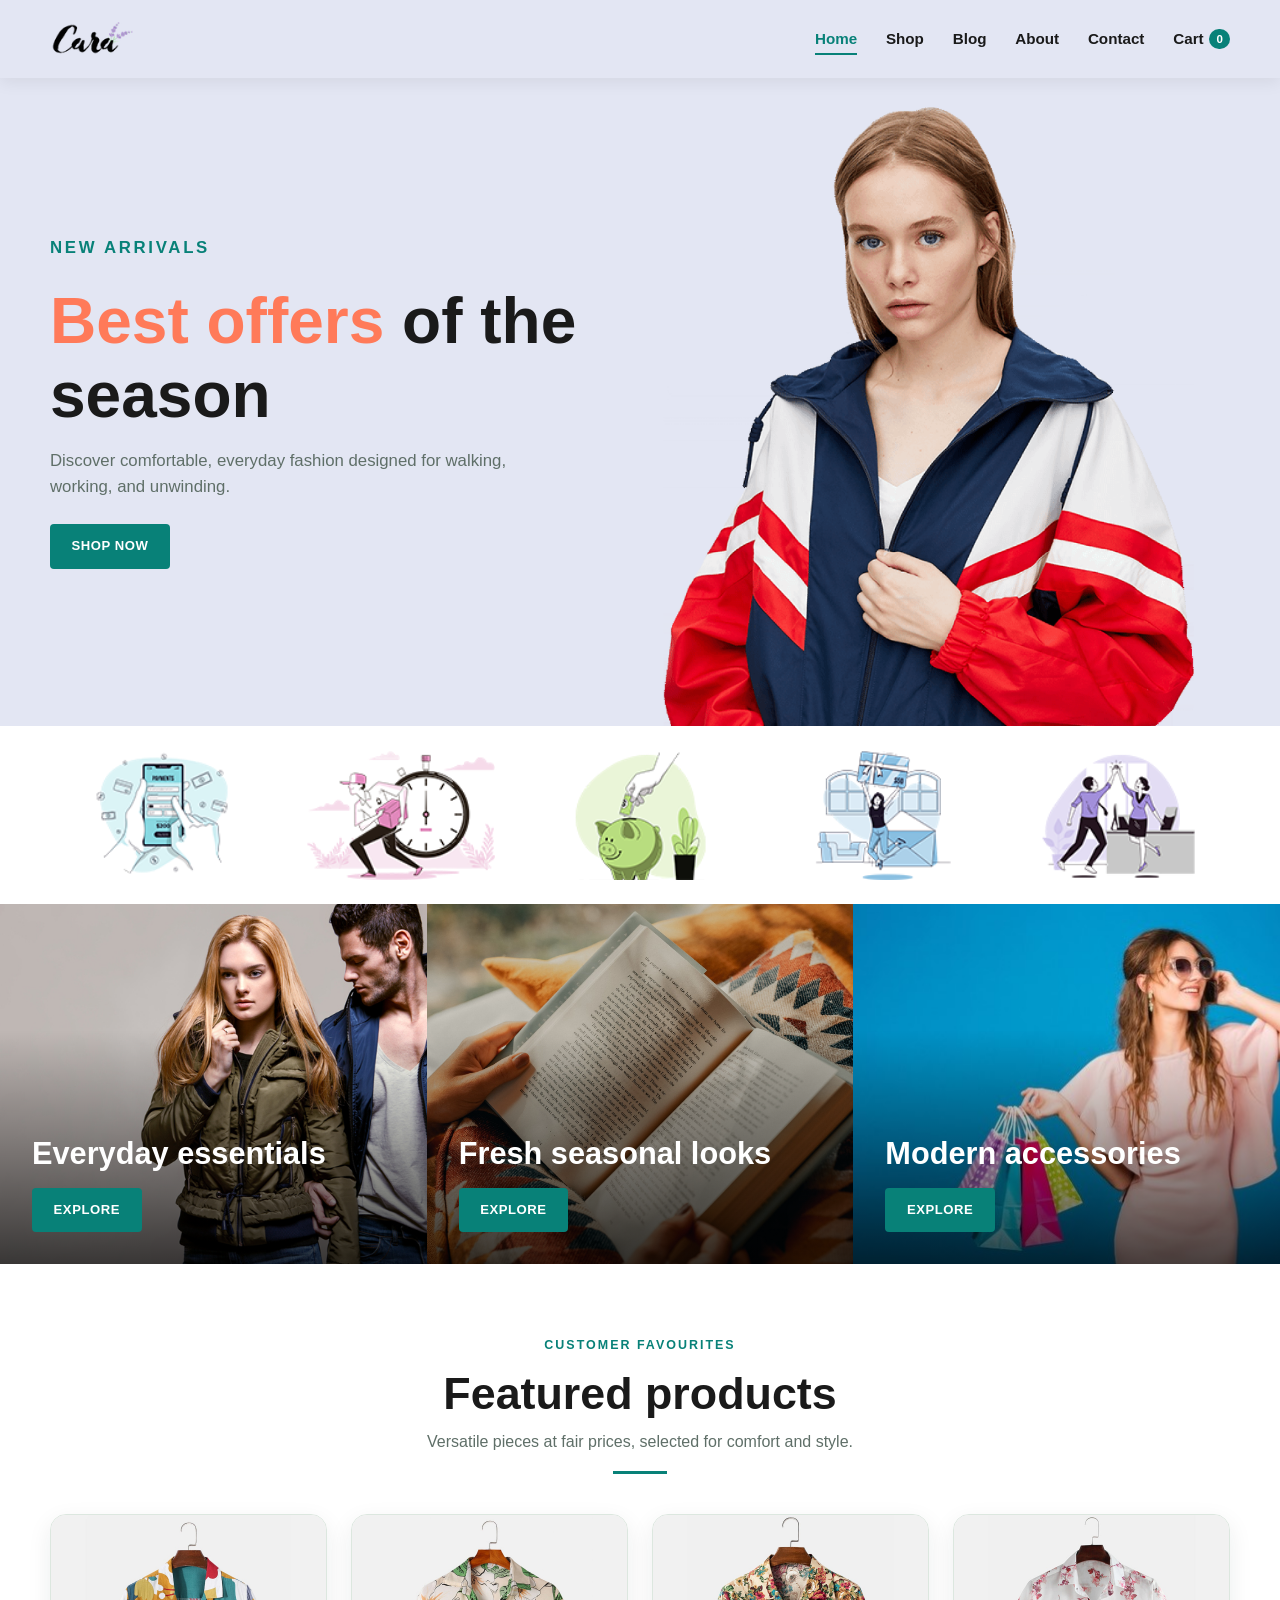
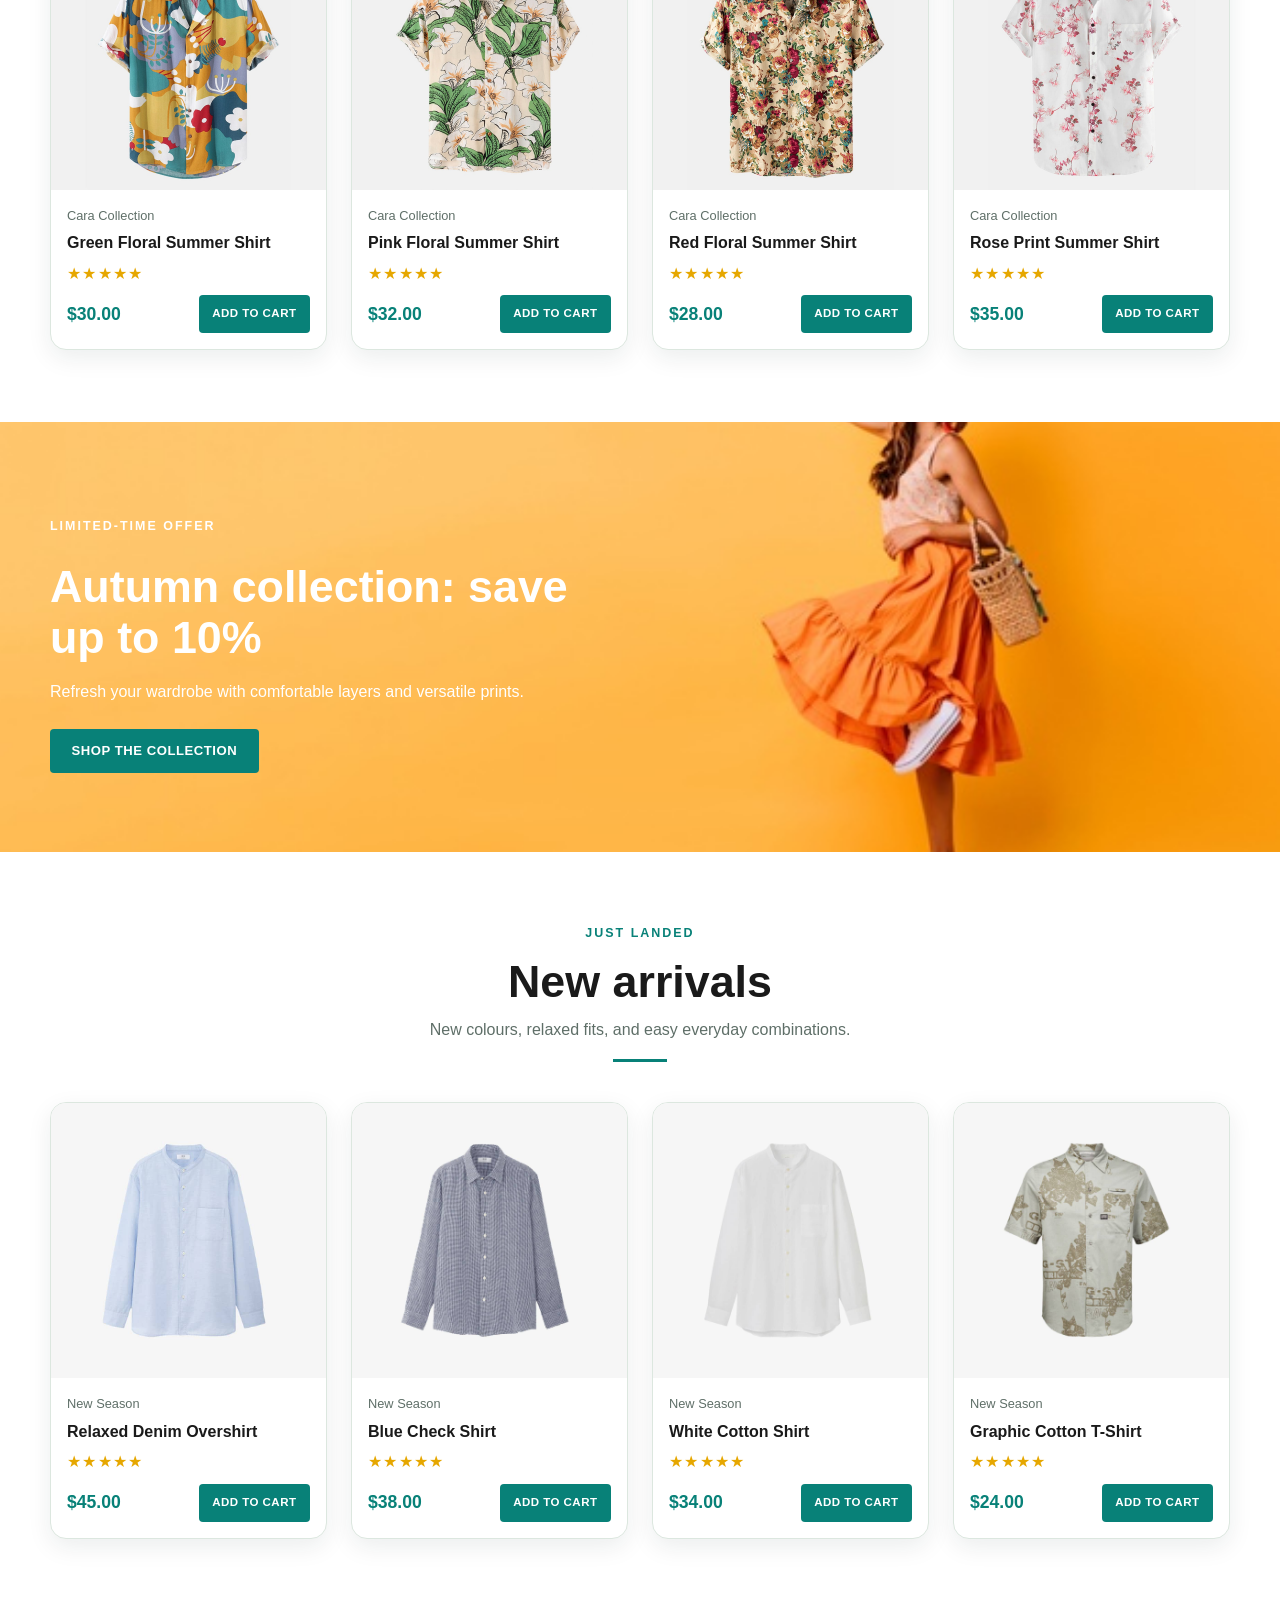
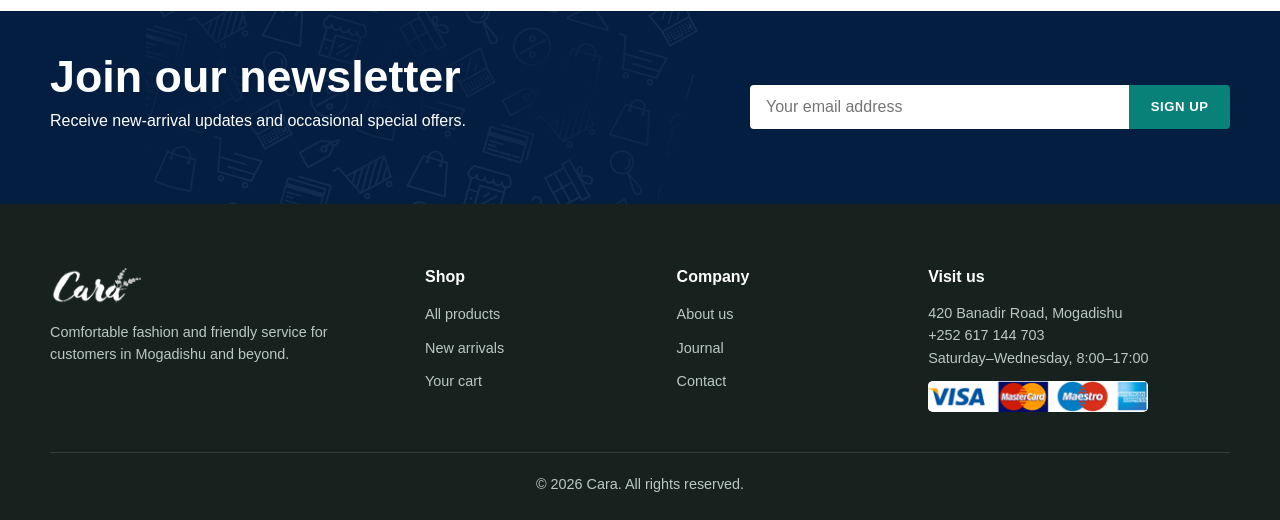
<file: index.html>
<!doctype html>
<html lang="en">
<head>
  <meta charset="utf-8">
  <meta name="viewport" content="width=device-width, initial-scale=1">
  <meta name="description" content="Cara fashion store — comfortable clothing, accessories, and seasonal offers.">
  <title>Cara | Fashion for Every Day</title>
  <link rel="stylesheet" href="assets/css/style.css?v=2">
</head>
<body>
  <header id="header">
    <a href="index.html" aria-label="Cara home"><img class="logo" src="img/logo.png" alt="Cara"></a>
    <button id="menu-toggle" type="button" aria-controls="navbar" aria-expanded="false" aria-label="Toggle navigation">☰</button>
    <nav aria-label="Main navigation">
      <ul id="navbar">
        <li><a class="active" href="index.html" aria-current="page">Home</a></li>
        <li><a href="pages/shop.html">Shop</a></li>
        <li><a href="pages/blog.html">Blog</a></li>
        <li><a href="pages/about.html">About</a></li>
        <li><a href="pages/contact.html">Contact</a></li>
        <li><a class="cart-link" href="pages/cart.html">Cart <span class="cart-count" data-cart-count>0</span></a></li>
      </ul>
    </nav>
  </header>

  <main>
    <section class="hero">
      <div class="hero-content">
        <div class="hero-copy">
          <p class="eyebrow">New arrivals</p>
          <h1><span>Best offers</span> of the season</h1>
          <p>Discover comfortable, everyday fashion designed for walking, working, and unwinding.</p>
          <a class="button" href="pages/shop.html">Shop now</a>
        </div>
      </div>
    </section>

    <section class="container" aria-label="Store benefits">
      <div class="feature-strip">
        <img src="img/features/f1.png" alt="Free shipping">
        <img src="img/features/f2.png" alt="Online ordering">
        <img src="img/features/f3.png" alt="Save money">
        <img src="img/features/f4.png" alt="Promotions">
        <img src="img/features/f5.png" alt="Happy customers">
      </div>
    </section>

    <section class="promo-grid" aria-label="Featured collections">
      <article class="promo-card"><img src="img/banner/b4.jpg" alt="Casual fashion collection"><div class="promo-card-content"><h3>Everyday essentials</h3><a class="button" href="pages/shop.html">Explore</a></div></article>
      <article class="promo-card"><img src="img/banner/b19.jpg" alt="Seasonal fashion collection"><div class="promo-card-content"><h3>Fresh seasonal looks</h3><a class="button" href="pages/shop.html">Explore</a></div></article>
      <article class="promo-card"><img src="img/banner/b18.jpg" alt="Modern accessories collection"><div class="promo-card-content"><h3>Modern accessories</h3><a class="button" href="pages/shop.html">Explore</a></div></article>
    </section>

    <section class="section container">
      <div class="section-heading"><p class="eyebrow">Customer favourites</p><h2>Featured products</h2><p>Versatile pieces at fair prices, selected for comfort and style.</p></div>
      <div class="product-grid">
        <article class="product-card" data-product data-id="summer-shirt-green" data-name="Green Floral Summer Shirt" data-price="30" data-image="img/products/f1.jpg"><a href="pages/sproduct.html"><img src="img/products/f1.jpg" alt="Green floral summer shirt"></a><div class="product-card-body"><span class="brand-name">Cara Collection</span><h3>Green Floral Summer Shirt</h3><div class="rating" aria-label="5 out of 5 stars">★★★★★</div><div class="product-card-footer"><span class="price">$30.00</span><button class="add-to-cart" type="button" data-add-to-cart>Add to cart</button></div></div></article>
        <article class="product-card" data-product data-id="summer-shirt-pink" data-name="Pink Floral Summer Shirt" data-price="32" data-image="img/products/f2.jpg"><a href="pages/sproduct.html"><img src="img/products/f2.jpg" alt="Pink floral summer shirt"></a><div class="product-card-body"><span class="brand-name">Cara Collection</span><h3>Pink Floral Summer Shirt</h3><div class="rating" aria-label="5 out of 5 stars">★★★★★</div><div class="product-card-footer"><span class="price">$32.00</span><button class="add-to-cart" type="button" data-add-to-cart>Add to cart</button></div></div></article>
        <article class="product-card" data-product data-id="summer-shirt-red" data-name="Red Floral Summer Shirt" data-price="28" data-image="img/products/f3.jpg"><a href="pages/sproduct.html"><img src="img/products/f3.jpg" alt="Red floral summer shirt"></a><div class="product-card-body"><span class="brand-name">Cara Collection</span><h3>Red Floral Summer Shirt</h3><div class="rating" aria-label="5 out of 5 stars">★★★★★</div><div class="product-card-footer"><span class="price">$28.00</span><button class="add-to-cart" type="button" data-add-to-cart>Add to cart</button></div></div></article>
        <article class="product-card" data-product data-id="summer-shirt-rose" data-name="Rose Print Summer Shirt" data-price="35" data-image="img/products/f4.jpg"><a href="pages/sproduct.html"><img src="img/products/f4.jpg" alt="Rose print summer shirt"></a><div class="product-card-body"><span class="brand-name">Cara Collection</span><h3>Rose Print Summer Shirt</h3><div class="rating" aria-label="5 out of 5 stars">★★★★★</div><div class="product-card-footer"><span class="price">$35.00</span><button class="add-to-cart" type="button" data-add-to-cart>Add to cart</button></div></div></article>
      </div>
    </section>

    <section class="wide-banner">
      <div class="container"><p class="eyebrow">Limited-time offer</p><h2>Autumn collection: save up to 10%</h2><p>Refresh your wardrobe with comfortable layers and versatile prints.</p><a class="button" href="pages/shop.html">Shop the collection</a></div>
    </section>

    <section class="section container">
      <div class="section-heading"><p class="eyebrow">Just landed</p><h2>New arrivals</h2><p>New colours, relaxed fits, and easy everyday combinations.</p></div>
      <div class="product-grid">
        <article class="product-card" data-product data-id="denim-overshirt" data-name="Relaxed Denim Overshirt" data-price="45" data-image="img/products/n1.jpg"><a href="pages/sproduct.html"><img src="img/products/n1.jpg" alt="Relaxed denim overshirt"></a><div class="product-card-body"><span class="brand-name">New Season</span><h3>Relaxed Denim Overshirt</h3><div class="rating" aria-label="5 out of 5 stars">★★★★★</div><div class="product-card-footer"><span class="price">$45.00</span><button class="add-to-cart" type="button" data-add-to-cart>Add to cart</button></div></div></article>
        <article class="product-card" data-product data-id="blue-check-shirt" data-name="Blue Check Shirt" data-price="38" data-image="img/products/n2.jpg"><a href="pages/sproduct.html"><img src="img/products/n2.jpg" alt="Blue check shirt"></a><div class="product-card-body"><span class="brand-name">New Season</span><h3>Blue Check Shirt</h3><div class="rating" aria-label="5 out of 5 stars">★★★★★</div><div class="product-card-footer"><span class="price">$38.00</span><button class="add-to-cart" type="button" data-add-to-cart>Add to cart</button></div></div></article>
        <article class="product-card" data-product data-id="white-cotton-shirt" data-name="White Cotton Shirt" data-price="34" data-image="img/products/n3.jpg"><a href="pages/sproduct.html"><img src="img/products/n3.jpg" alt="White cotton shirt"></a><div class="product-card-body"><span class="brand-name">New Season</span><h3>White Cotton Shirt</h3><div class="rating" aria-label="5 out of 5 stars">★★★★★</div><div class="product-card-footer"><span class="price">$34.00</span><button class="add-to-cart" type="button" data-add-to-cart>Add to cart</button></div></div></article>
        <article class="product-card" data-product data-id="graphic-tee" data-name="Graphic Cotton T-Shirt" data-price="24" data-image="img/products/n4.jpg"><a href="pages/sproduct.html"><img src="img/products/n4.jpg" alt="Graphic cotton T-shirt"></a><div class="product-card-body"><span class="brand-name">New Season</span><h3>Graphic Cotton T-Shirt</h3><div class="rating" aria-label="5 out of 5 stars">★★★★★</div><div class="product-card-footer"><span class="price">$24.00</span><button class="add-to-cart" type="button" data-add-to-cart>Add to cart</button></div></div></article>
      </div>
    </section>

    <section class="newsletter">
      <div><h2>Join our newsletter</h2><p>Receive new-arrival updates and occasional special offers.</p><p class="form-message" aria-live="polite"></p></div>
      <form class="newsletter-form"><input id="home-email" type="email" placeholder="Your email address" aria-label="Email address" required><button type="submit">Sign up</button></form>
    </section>
  </main>

  <footer class="site-footer">
    <div class="footer-grid">
      <div><img class="logo" src="img/logo.png" alt="Cara"><p>Comfortable fashion and friendly service for customers in Mogadishu and beyond.</p></div>
      <div><h3>Shop</h3><ul class="footer-links"><li><a href="pages/shop.html">All products</a></li><li><a href="pages/shop.html">New arrivals</a></li><li><a href="pages/cart.html">Your cart</a></li></ul></div>
      <div><h3>Company</h3><ul class="footer-links"><li><a href="pages/about.html">About us</a></li><li><a href="pages/blog.html">Journal</a></li><li><a href="pages/contact.html">Contact</a></li></ul></div>
      <div><h3>Visit us</h3><p>420 Banadir Road, Mogadishu</p><p>+252 617 144 703</p><p>Saturday–Wednesday, 8:00–17:00</p><img class="payment-image" src="img/pay/pay.png" alt="Accepted payment methods"></div>
    </div>
    <p class="footer-bottom">&copy; 2026 Cara. All rights reserved.</p>
  </footer>
  <script src="assets/js/script.js?v=2"></script>
</body>
</html>
</file>
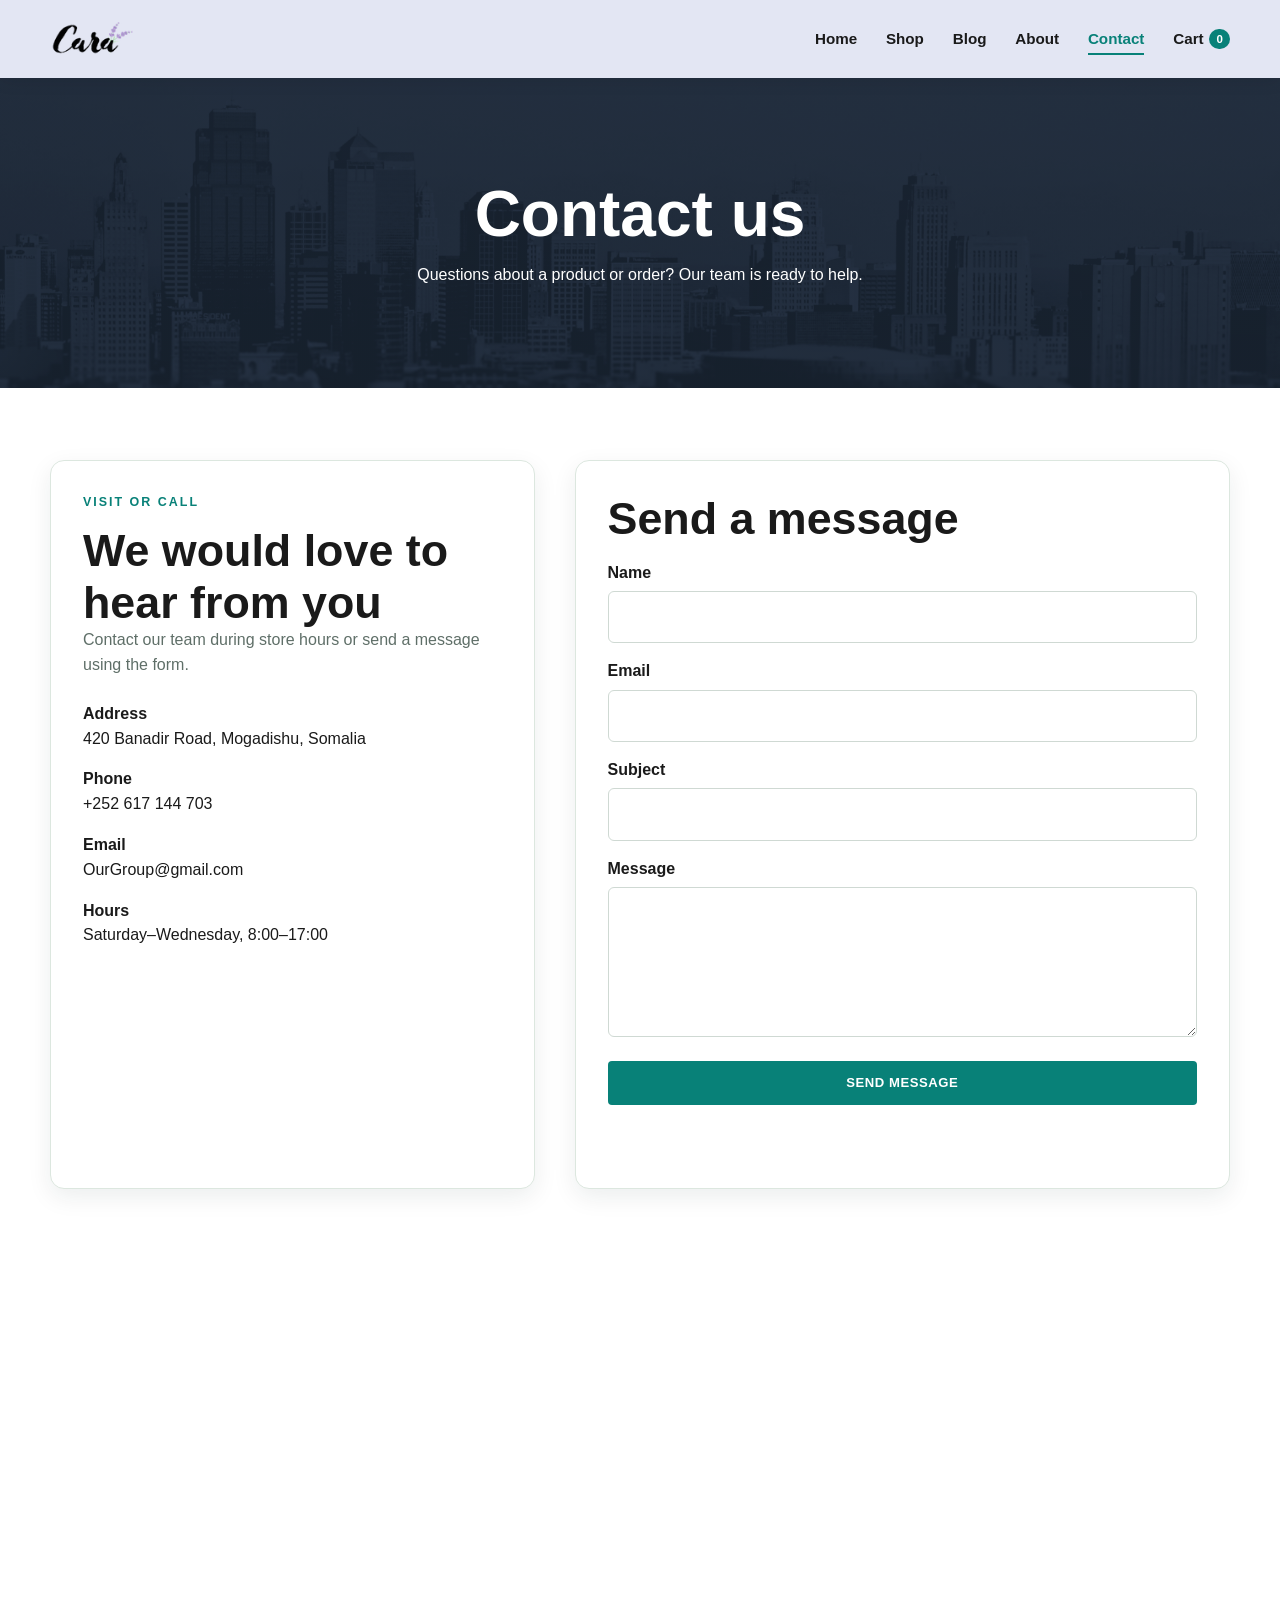
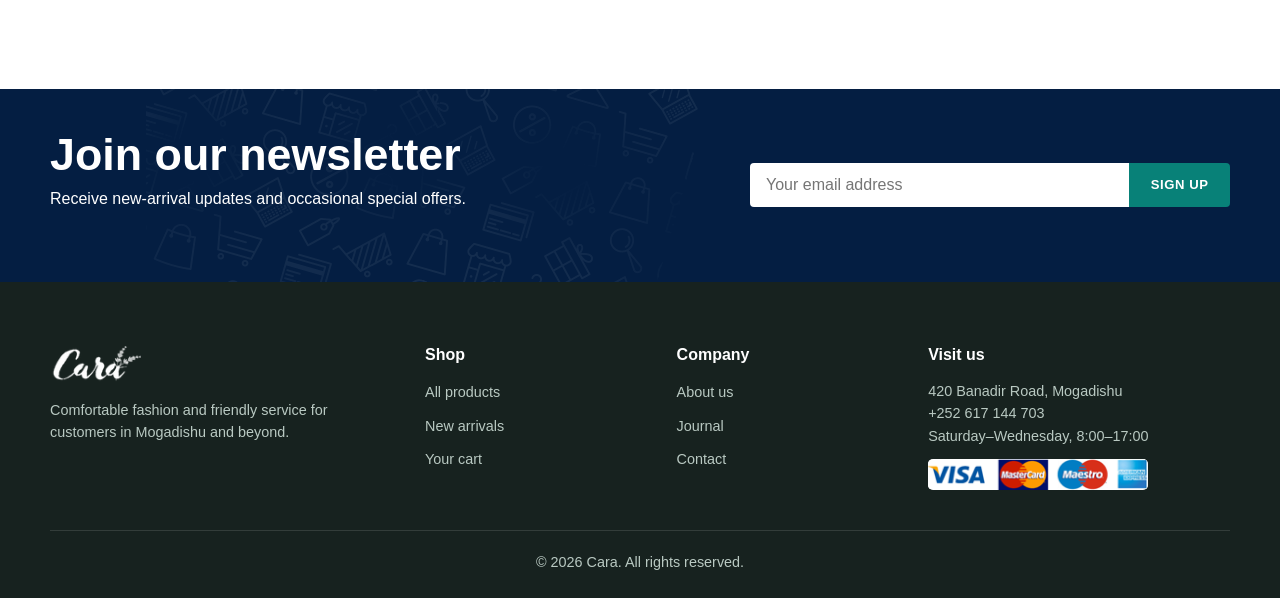
<file: contact.html>
<!doctype html>
<html lang="en">
<head><meta charset="utf-8"><meta name="viewport" content="width=device-width, initial-scale=1"><meta name="description" content="Contact Cara in Mogadishu."><title>Contact | Cara</title><link rel="stylesheet" href="style.css?v=2"></head>
<body>
  <header id="header"><a href="index.html" aria-label="Cara home"><img class="logo" src="img/logo.png" alt="Cara"></a><button id="menu-toggle" type="button" aria-controls="navbar" aria-expanded="false" aria-label="Toggle navigation">☰</button><nav aria-label="Main navigation"><ul id="navbar"><li><a href="index.html">Home</a></li><li><a href="shop.html">Shop</a></li><li><a href="blog.html">Blog</a></li><li><a href="about.html">About</a></li><li><a class="active" href="contact.html" aria-current="page">Contact</a></li><li><a class="cart-link" href="cart.html">Cart <span class="cart-count" data-cart-count>0</span></a></li></ul></nav></header>
  <main>
    <section class="page-hero contact-hero"><div><h1>Contact us</h1><p>Questions about a product or order? Our team is ready to help.</p></div></section>
    <section class="section container">
      <div class="contact-grid">
        <article class="contact-card"><p class="eyebrow">Visit or call</p><h2>We would love to hear from you</h2><p>Contact our team during store hours or send a message using the form.</p><ul class="contact-list"><li><strong>Address</strong><span>420 Banadir Road, Mogadishu, Somalia</span></li><li><strong>Phone</strong><a href="tel:+252617144703">+252 617 144 703</a></li><li><strong>Email</strong><a href="mailto:OurGroup@gmail.com">OurGroup@gmail.com</a></li><li><strong>Hours</strong><span>Saturday–Wednesday, 8:00–17:00</span></li></ul></article>
        <form id="contact-form" class="contact-form"><h2>Send a message</h2><label for="name">Name<input id="name" name="name" autocomplete="name" required></label><label for="email">Email<input id="email" name="email" type="email" autocomplete="email" required></label><label for="subject">Subject<input id="subject" name="subject" required></label><label for="message">Message<textarea id="message" name="message" required></textarea></label><button type="submit">Send message</button><p class="form-message" aria-live="polite"></p></form>
      </div>
      <iframe class="map-frame" title="Map showing Cara in Mogadishu" src="https://www.google.com/maps/embed?pb=!1m18!1m12!1m3!1d21563.883386032445!2d45.284414343400115!3d2.0317736654053604!2m3!1f0!2f0!3f0!3m2!1i1024!2i768!4f13.1!3m3!1m2!1s0x3d5843952199da3f%3A0xfdb54d6fa58fe263!2sJamhuriya%20University%20of%20Science%20%26%20Technology%20(JUST)!5e0!3m2!1sen!2sso!4v1703355797399!5m2!1sen!2sso" loading="lazy" referrerpolicy="no-referrer-when-downgrade"></iframe>
    </section>
    <section class="newsletter"><div><h2>Join our newsletter</h2><p>Receive new-arrival updates and occasional special offers.</p><p class="form-message" aria-live="polite"></p></div><form class="newsletter-form"><input type="email" placeholder="Your email address" aria-label="Email address" required><button type="submit">Sign up</button></form></section>
  </main>
  <footer class="site-footer"><div class="footer-grid"><div><img class="logo" src="img/logo.png" alt="Cara"><p>Comfortable fashion and friendly service for customers in Mogadishu and beyond.</p></div><div><h3>Shop</h3><ul class="footer-links"><li><a href="shop.html">All products</a></li><li><a href="shop.html">New arrivals</a></li><li><a href="cart.html">Your cart</a></li></ul></div><div><h3>Company</h3><ul class="footer-links"><li><a href="about.html">About us</a></li><li><a href="blog.html">Journal</a></li><li><a href="contact.html">Contact</a></li></ul></div><div><h3>Visit us</h3><p>420 Banadir Road, Mogadishu</p><p>+252 617 144 703</p><p>Saturday–Wednesday, 8:00–17:00</p><img class="payment-image" src="img/pay/pay.png" alt="Accepted payment methods"></div></div><p class="footer-bottom">&copy; 2026 Cara. All rights reserved.</p></footer>
  <script src="script.js?v=2"></script>
</body>
</html>
</file>
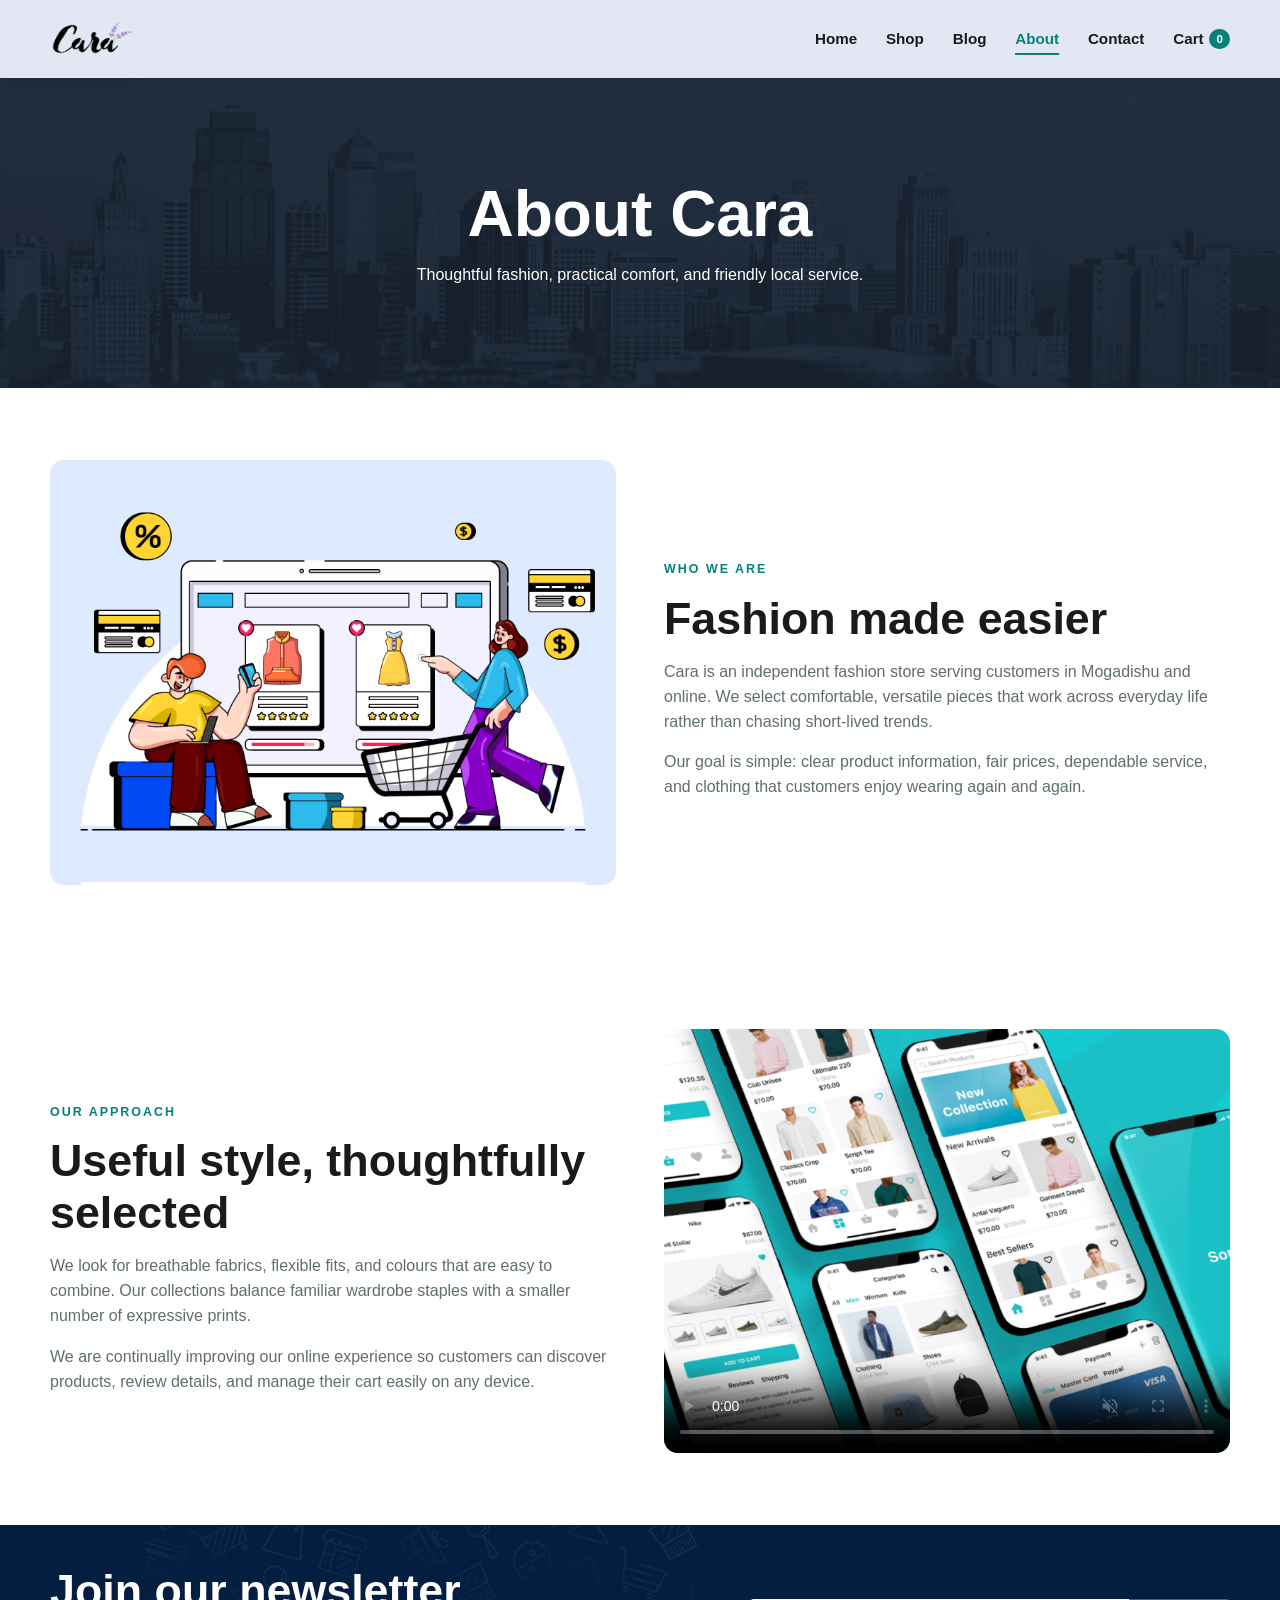
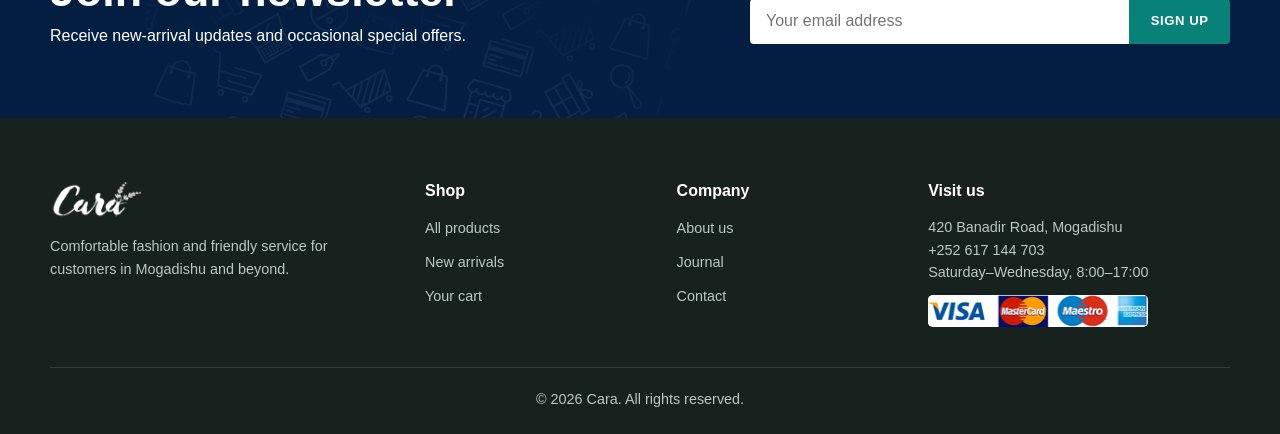
<file: pages/about.html>
<!doctype html>
<html lang="en">
<head><meta charset="utf-8"><meta name="viewport" content="width=device-width, initial-scale=1"><meta name="description" content="Learn about Cara and our approach to comfortable everyday fashion."><title>About | Cara</title><link rel="stylesheet" href="../assets/css/style.css?v=2"></head>
<body>
  <header id="header"><a href="../index.html" aria-label="Cara home"><img class="logo" src="../img/logo.png" alt="Cara"></a><button id="menu-toggle" type="button" aria-controls="navbar" aria-expanded="false" aria-label="Toggle navigation">☰</button><nav aria-label="Main navigation"><ul id="navbar"><li><a href="../index.html">Home</a></li><li><a href="shop.html">Shop</a></li><li><a href="blog.html">Blog</a></li><li><a class="active" href="about.html" aria-current="page">About</a></li><li><a href="contact.html">Contact</a></li><li><a class="cart-link" href="cart.html">Cart <span class="cart-count" data-cart-count>0</span></a></li></ul></nav></header>
  <main>
    <section class="page-hero about-hero"><div><h1>About Cara</h1><p>Thoughtful fashion, practical comfort, and friendly local service.</p></div></section>
    <section class="section container split-layout"><img src="../img/about/a6.jpg" alt="The Cara team preparing clothing for customers"><div><p class="eyebrow">Who we are</p><h2>Fashion made easier</h2><p>Cara is an independent fashion store serving customers in Mogadishu and online. We select comfortable, versatile pieces that work across everyday life rather than chasing short-lived trends.</p><p>Our goal is simple: clear product information, fair prices, dependable service, and clothing that customers enjoy wearing again and again.</p></div></section>
    <section class="section container split-layout"><div><p class="eyebrow">Our approach</p><h2>Useful style, thoughtfully selected</h2><p>We look for breathable fabrics, flexible fits, and colours that are easy to combine. Our collections balance familiar wardrobe staples with a smaller number of expressive prints.</p><p>We are continually improving our online experience so customers can discover products, review details, and manage their cart easily on any device.</p></div><video controls muted poster="../img/about/a1.png"><source src="../img/about/1.mp4" type="video/mp4">Your browser does not support embedded video.</video></section>
    <section class="newsletter"><div><h2>Join our newsletter</h2><p>Receive new-arrival updates and occasional special offers.</p><p class="form-message" aria-live="polite"></p></div><form class="newsletter-form"><input type="email" placeholder="Your email address" aria-label="Email address" required><button type="submit">Sign up</button></form></section>
  </main>
  <footer class="site-footer"><div class="footer-grid"><div><img class="logo" src="../img/logo.png" alt="Cara"><p>Comfortable fashion and friendly service for customers in Mogadishu and beyond.</p></div><div><h3>Shop</h3><ul class="footer-links"><li><a href="shop.html">All products</a></li><li><a href="shop.html">New arrivals</a></li><li><a href="cart.html">Your cart</a></li></ul></div><div><h3>Company</h3><ul class="footer-links"><li><a href="about.html">About us</a></li><li><a href="blog.html">Journal</a></li><li><a href="contact.html">Contact</a></li></ul></div><div><h3>Visit us</h3><p>420 Banadir Road, Mogadishu</p><p>+252 617 144 703</p><p>Saturday–Wednesday, 8:00–17:00</p><img class="payment-image" src="../img/pay/pay.png" alt="Accepted payment methods"></div></div><p class="footer-bottom">&copy; 2026 Cara. All rights reserved.</p></footer>
  <script src="../assets/js/script.js?v=2"></script>
</body>
</html>
</file>
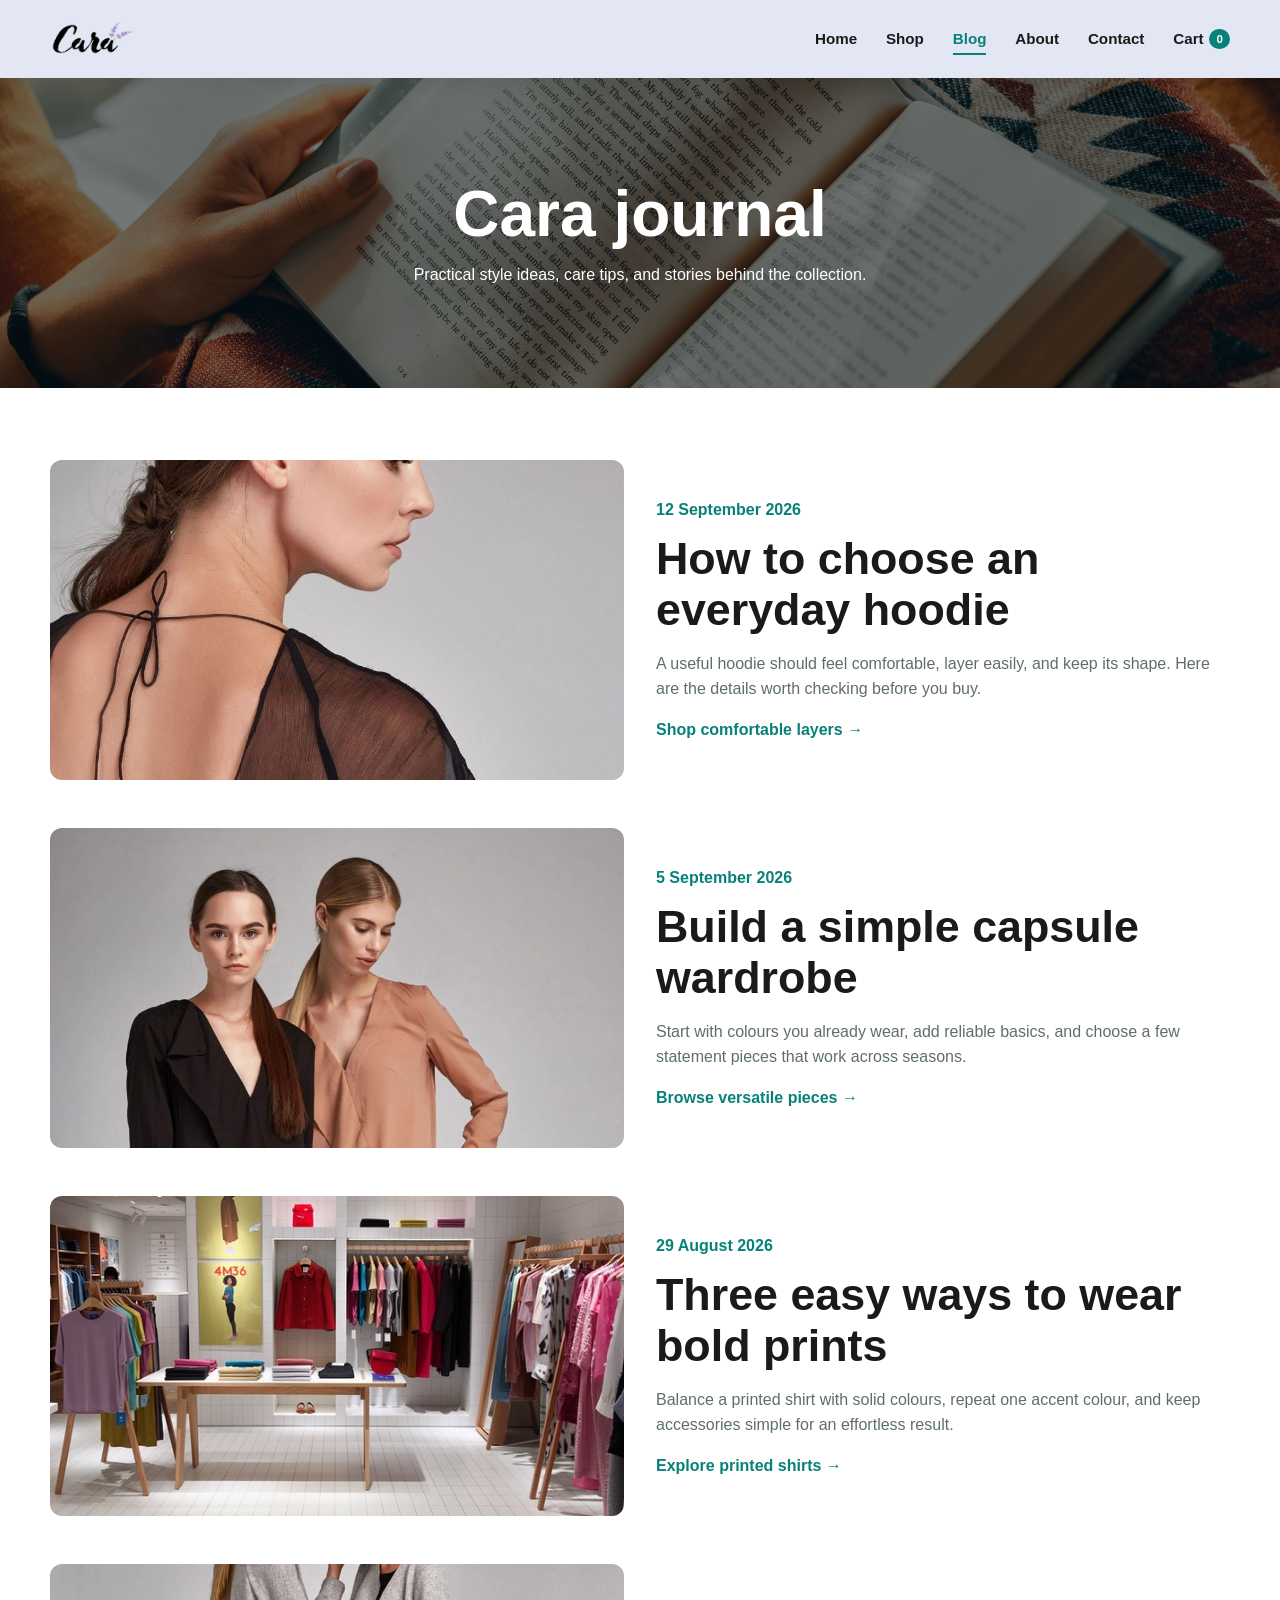
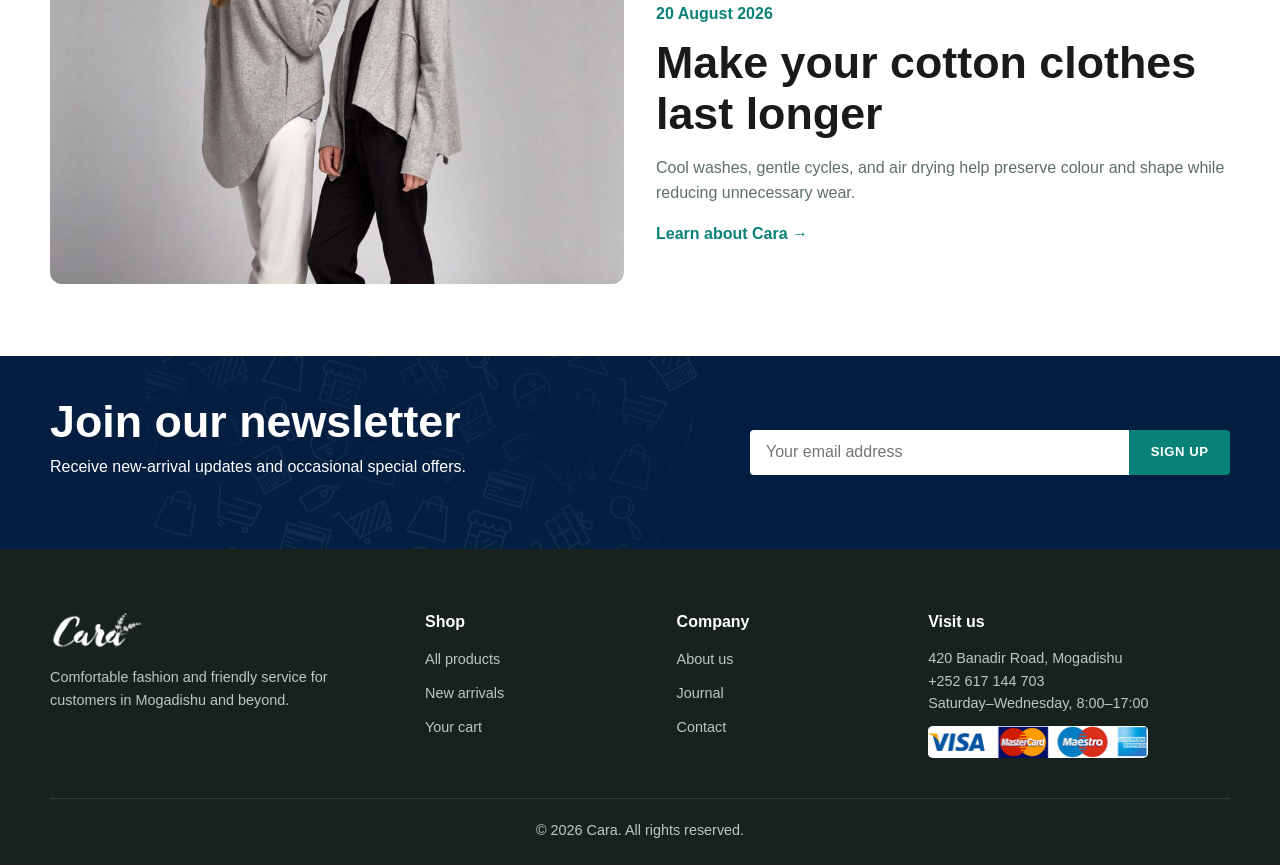
<file: pages/blog.html>
<!doctype html>
<html lang="en">
<head><meta charset="utf-8"><meta name="viewport" content="width=device-width, initial-scale=1"><meta name="description" content="Style ideas and product stories from Cara."><title>Journal | Cara</title><link rel="stylesheet" href="../assets/css/style.css?v=2"></head>
<body>
  <header id="header"><a href="../index.html" aria-label="Cara home"><img class="logo" src="../img/logo.png" alt="Cara"></a><button id="menu-toggle" type="button" aria-controls="navbar" aria-expanded="false" aria-label="Toggle navigation">☰</button><nav aria-label="Main navigation"><ul id="navbar"><li><a href="../index.html">Home</a></li><li><a href="shop.html">Shop</a></li><li><a class="active" href="blog.html" aria-current="page">Blog</a></li><li><a href="about.html">About</a></li><li><a href="contact.html">Contact</a></li><li><a class="cart-link" href="cart.html">Cart <span class="cart-count" data-cart-count>0</span></a></li></ul></nav></header>
  <main>
    <section class="page-hero blog-hero"><div><h1>Cara journal</h1><p>Practical style ideas, care tips, and stories behind the collection.</p></div></section>
    <section class="section container blog-list">
      <article class="blog-card"><img src="../img/blog/b1.jpg" alt="Person wearing a comfortable zip-up hoodie"><div><time datetime="2026-09-12">12 September 2026</time><h2>How to choose an everyday hoodie</h2><p>A useful hoodie should feel comfortable, layer easily, and keep its shape. Here are the details worth checking before you buy.</p><a class="text-link" href="shop.html">Shop comfortable layers →</a></div></article>
      <article class="blog-card"><img src="../img/blog/b2.jpg" alt="Neutral clothing arranged for a capsule wardrobe"><div><time datetime="2026-09-05">5 September 2026</time><h2>Build a simple capsule wardrobe</h2><p>Start with colours you already wear, add reliable basics, and choose a few statement pieces that work across seasons.</p><a class="text-link" href="shop.html">Browse versatile pieces →</a></div></article>
      <article class="blog-card"><img src="../img/blog/b3.jpg" alt="Colourful seasonal fashion display"><div><time datetime="2026-08-29">29 August 2026</time><h2>Three easy ways to wear bold prints</h2><p>Balance a printed shirt with solid colours, repeat one accent colour, and keep accessories simple for an effortless result.</p><a class="text-link" href="shop.html">Explore printed shirts →</a></div></article>
      <article class="blog-card"><img src="../img/blog/b4.jpg" alt="Folded cotton clothing"><div><time datetime="2026-08-20">20 August 2026</time><h2>Make your cotton clothes last longer</h2><p>Cool washes, gentle cycles, and air drying help preserve colour and shape while reducing unnecessary wear.</p><a class="text-link" href="about.html">Learn about Cara →</a></div></article>
    </section>
    <section class="newsletter"><div><h2>Join our newsletter</h2><p>Receive new-arrival updates and occasional special offers.</p><p class="form-message" aria-live="polite"></p></div><form class="newsletter-form"><input type="email" placeholder="Your email address" aria-label="Email address" required><button type="submit">Sign up</button></form></section>
  </main>
  <footer class="site-footer"><div class="footer-grid"><div><img class="logo" src="../img/logo.png" alt="Cara"><p>Comfortable fashion and friendly service for customers in Mogadishu and beyond.</p></div><div><h3>Shop</h3><ul class="footer-links"><li><a href="shop.html">All products</a></li><li><a href="shop.html">New arrivals</a></li><li><a href="cart.html">Your cart</a></li></ul></div><div><h3>Company</h3><ul class="footer-links"><li><a href="about.html">About us</a></li><li><a href="blog.html">Journal</a></li><li><a href="contact.html">Contact</a></li></ul></div><div><h3>Visit us</h3><p>420 Banadir Road, Mogadishu</p><p>+252 617 144 703</p><p>Saturday–Wednesday, 8:00–17:00</p><img class="payment-image" src="../img/pay/pay.png" alt="Accepted payment methods"></div></div><p class="footer-bottom">&copy; 2026 Cara. All rights reserved.</p></footer>
  <script src="../assets/js/script.js?v=2"></script>
</body>
</html>
</file>
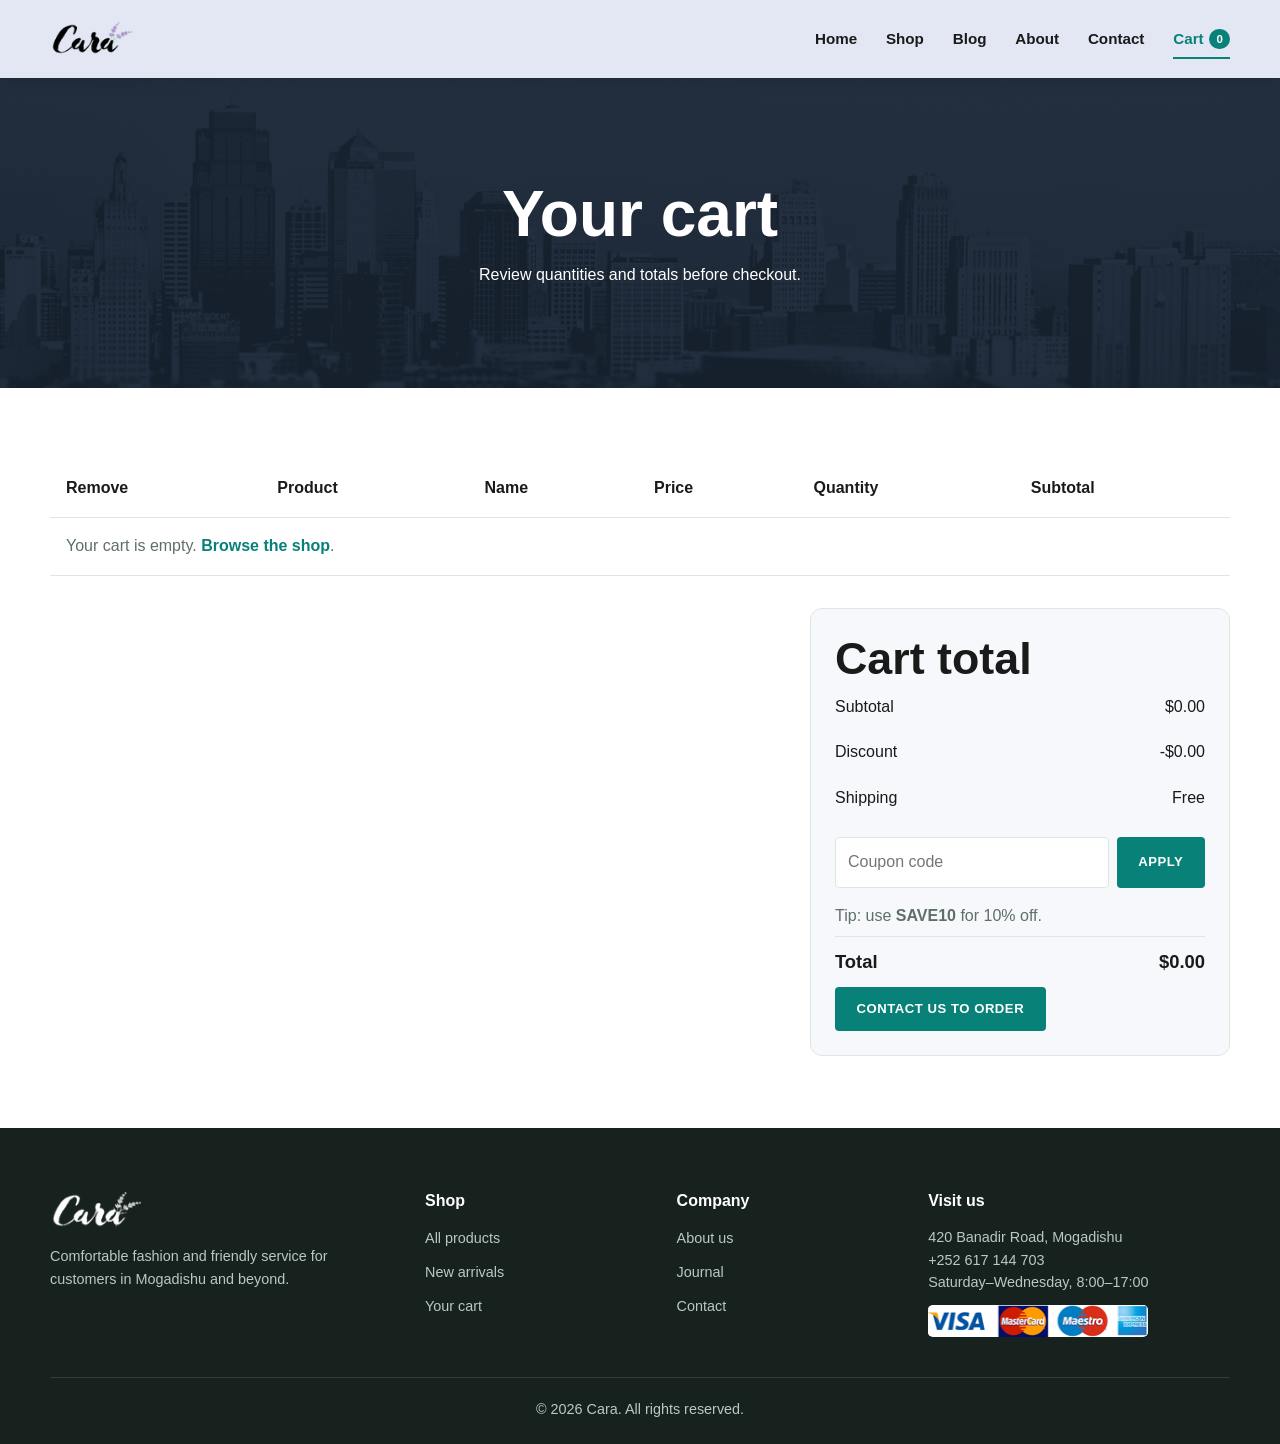
<file: pages/cart.html>
<!doctype html>
<html lang="en">
<head><meta charset="utf-8"><meta name="viewport" content="width=device-width, initial-scale=1"><meta name="description" content="Review your Cara shopping cart."><title>Your Cart | Cara</title><link rel="stylesheet" href="../assets/css/style.css?v=2"></head>
<body>
  <header id="header"><a href="../index.html" aria-label="Cara home"><img class="logo" src="../img/logo.png" alt="Cara"></a><button id="menu-toggle" type="button" aria-controls="navbar" aria-expanded="false" aria-label="Toggle navigation">☰</button><nav aria-label="Main navigation"><ul id="navbar"><li><a href="../index.html">Home</a></li><li><a href="shop.html">Shop</a></li><li><a href="blog.html">Blog</a></li><li><a href="about.html">About</a></li><li><a href="contact.html">Contact</a></li><li><a class="cart-link active" href="cart.html" aria-current="page">Cart <span class="cart-count" data-cart-count>0</span></a></li></ul></nav></header>
  <main>
    <section class="page-hero cart-hero"><div><h1>Your cart</h1><p>Review quantities and totals before checkout.</p></div></section>
    <section class="section container">
      <div class="cart-table-wrap"><table class="cart-table"><thead><tr><th>Remove</th><th>Product</th><th>Name</th><th>Price</th><th>Quantity</th><th>Subtotal</th></tr></thead><tbody id="cart-items"></tbody></table></div>
      <div class="cart-summary"><div class="summary-card"><h2>Cart total</h2><div class="summary-line"><span>Subtotal</span><span data-subtotal>$0.00</span></div><div class="summary-line"><span>Discount</span><span data-discount>-$0.00</span></div><div class="summary-line"><span>Shipping</span><span>Free</span></div><form id="coupon-form" class="coupon-row"><input name="coupon" placeholder="Coupon code" aria-label="Coupon code"><button type="submit">Apply</button></form><p>Tip: use <strong>SAVE10</strong> for 10% off.</p><div class="summary-line total"><span>Total</span><span data-total>$0.00</span></div><a class="button" href="contact.html">Contact us to order</a></div></div>
    </section>
  </main>
  <footer class="site-footer"><div class="footer-grid"><div><img class="logo" src="../img/logo.png" alt="Cara"><p>Comfortable fashion and friendly service for customers in Mogadishu and beyond.</p></div><div><h3>Shop</h3><ul class="footer-links"><li><a href="shop.html">All products</a></li><li><a href="shop.html">New arrivals</a></li><li><a href="cart.html">Your cart</a></li></ul></div><div><h3>Company</h3><ul class="footer-links"><li><a href="about.html">About us</a></li><li><a href="blog.html">Journal</a></li><li><a href="contact.html">Contact</a></li></ul></div><div><h3>Visit us</h3><p>420 Banadir Road, Mogadishu</p><p>+252 617 144 703</p><p>Saturday–Wednesday, 8:00–17:00</p><img class="payment-image" src="../img/pay/pay.png" alt="Accepted payment methods"></div></div><p class="footer-bottom">&copy; 2026 Cara. All rights reserved.</p></footer>
  <script src="../assets/js/script.js?v=2"></script>
</body>
</html>
</file>
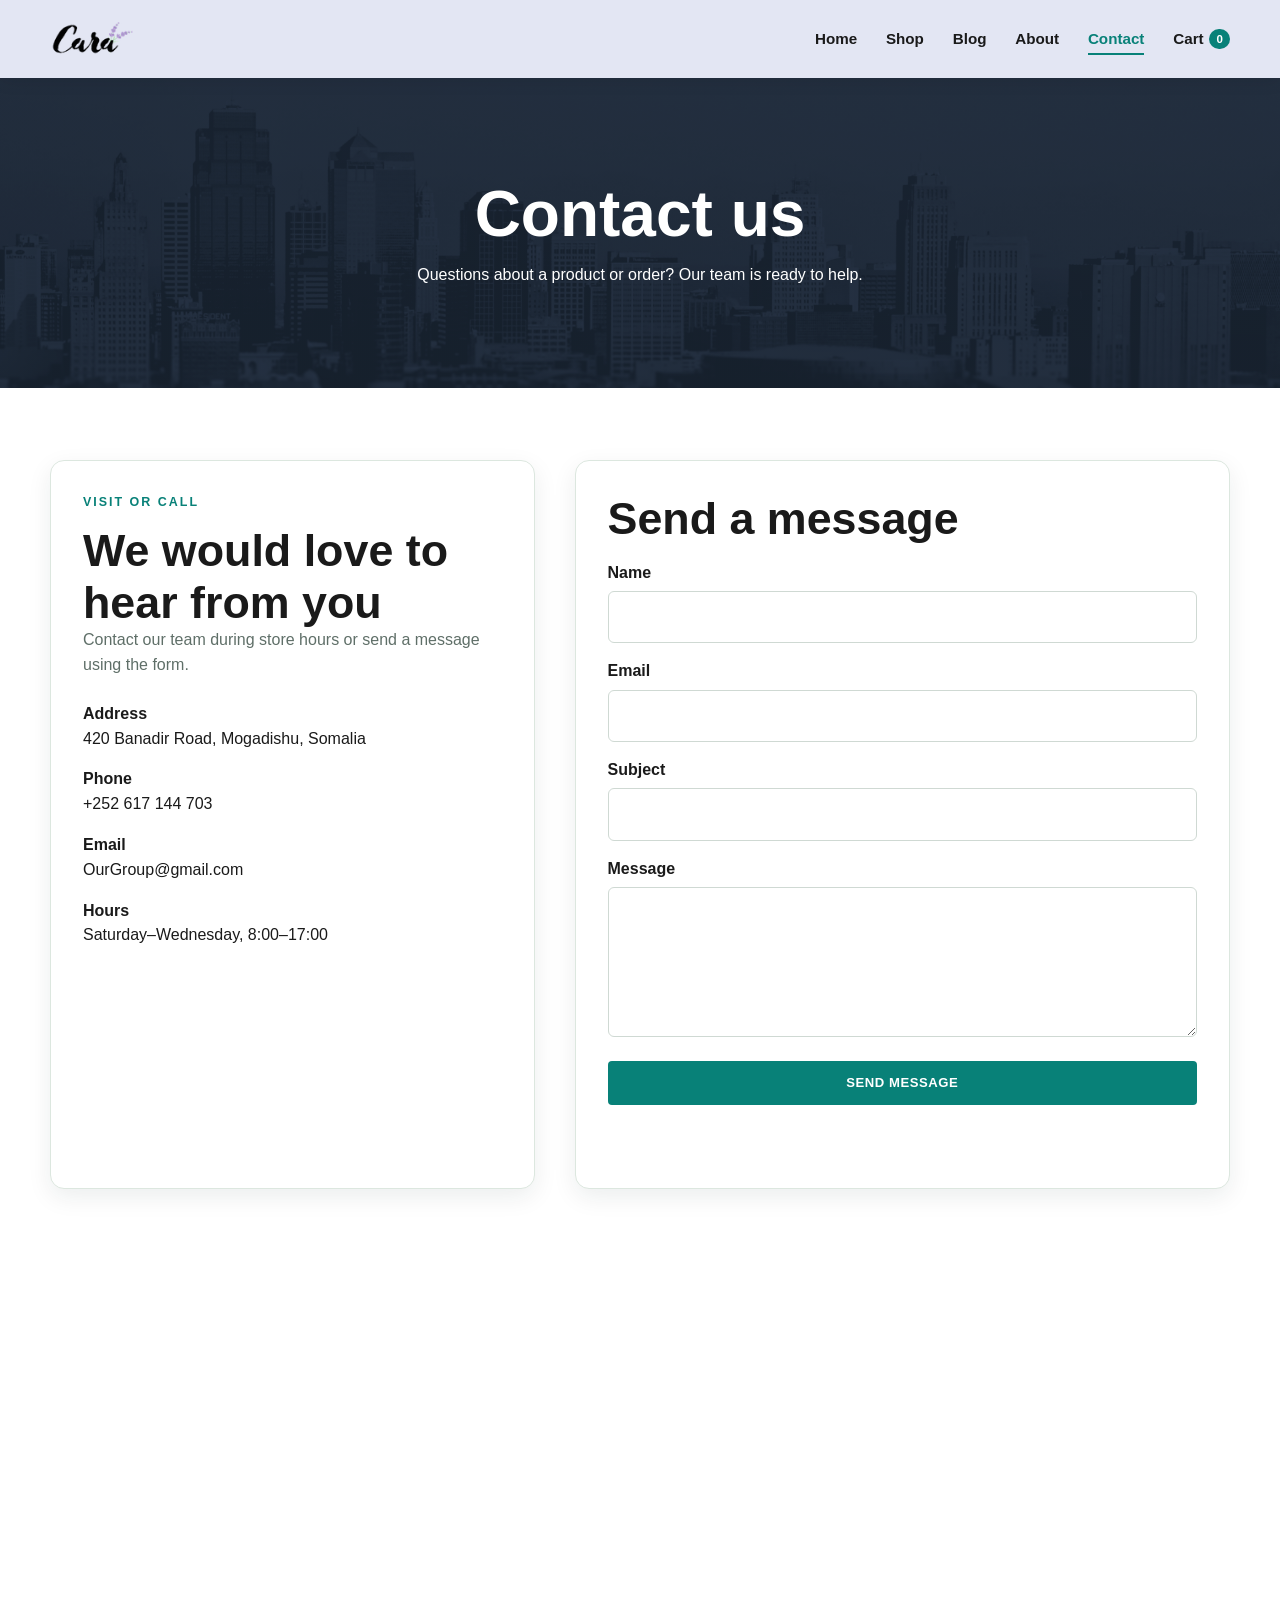
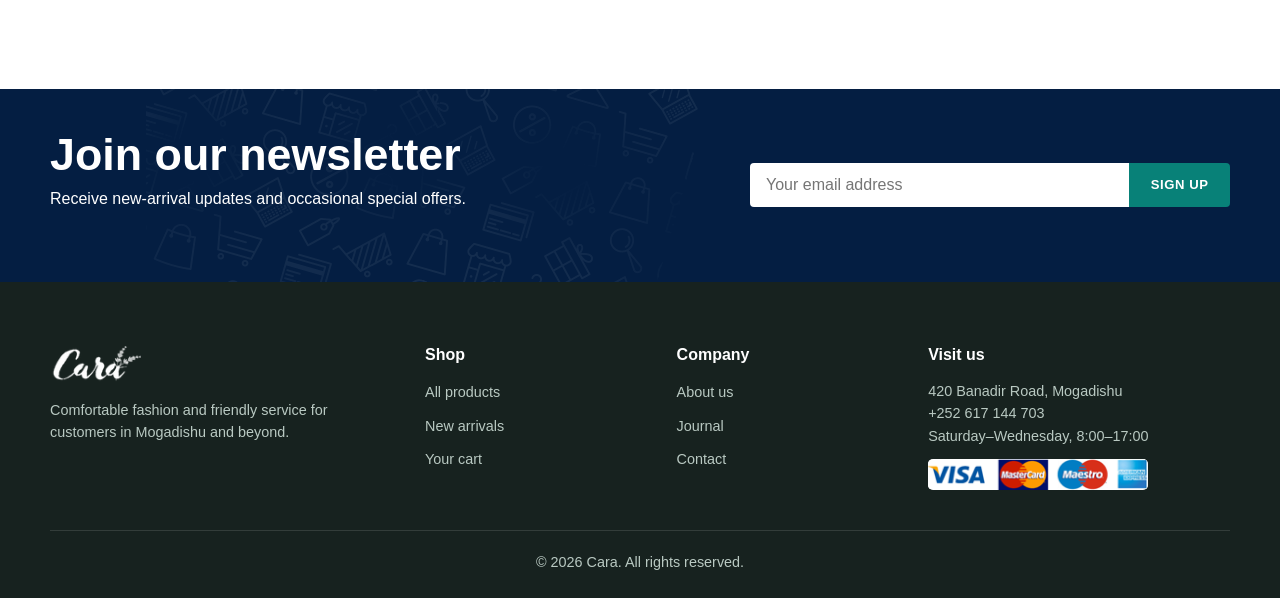
<file: pages/contact.html>
<!doctype html>
<html lang="en">
<head><meta charset="utf-8"><meta name="viewport" content="width=device-width, initial-scale=1"><meta name="description" content="Contact Cara in Mogadishu."><title>Contact | Cara</title><link rel="stylesheet" href="../assets/css/style.css?v=2"></head>
<body>
  <header id="header"><a href="../index.html" aria-label="Cara home"><img class="logo" src="../img/logo.png" alt="Cara"></a><button id="menu-toggle" type="button" aria-controls="navbar" aria-expanded="false" aria-label="Toggle navigation">☰</button><nav aria-label="Main navigation"><ul id="navbar"><li><a href="../index.html">Home</a></li><li><a href="shop.html">Shop</a></li><li><a href="blog.html">Blog</a></li><li><a href="about.html">About</a></li><li><a class="active" href="contact.html" aria-current="page">Contact</a></li><li><a class="cart-link" href="cart.html">Cart <span class="cart-count" data-cart-count>0</span></a></li></ul></nav></header>
  <main>
    <section class="page-hero contact-hero"><div><h1>Contact us</h1><p>Questions about a product or order? Our team is ready to help.</p></div></section>
    <section class="section container">
      <div class="contact-grid">
        <article class="contact-card"><p class="eyebrow">Visit or call</p><h2>We would love to hear from you</h2><p>Contact our team during store hours or send a message using the form.</p><ul class="contact-list"><li><strong>Address</strong><span>420 Banadir Road, Mogadishu, Somalia</span></li><li><strong>Phone</strong><a href="tel:+252617144703">+252 617 144 703</a></li><li><strong>Email</strong><a href="mailto:OurGroup@gmail.com">OurGroup@gmail.com</a></li><li><strong>Hours</strong><span>Saturday–Wednesday, 8:00–17:00</span></li></ul></article>
        <form id="contact-form" class="contact-form"><h2>Send a message</h2><label for="name">Name<input id="name" name="name" autocomplete="name" required></label><label for="email">Email<input id="email" name="email" type="email" autocomplete="email" required></label><label for="subject">Subject<input id="subject" name="subject" required></label><label for="message">Message<textarea id="message" name="message" required></textarea></label><button type="submit">Send message</button><p class="form-message" aria-live="polite"></p></form>
      </div>
      <iframe class="map-frame" title="Map showing Cara in Mogadishu" src="https://www.google.com/maps/embed?pb=!1m18!1m12!1m3!1d21563.883386032445!2d45.284414343400115!3d2.0317736654053604!2m3!1f0!2f0!3f0!3m2!1i1024!2i768!4f13.1!3m3!1m2!1s0x3d5843952199da3f%3A0xfdb54d6fa58fe263!2sJamhuriya%20University%20of%20Science%20%26%20Technology%20(JUST)!5e0!3m2!1sen!2sso!4v1703355797399!5m2!1sen!2sso" loading="lazy" referrerpolicy="no-referrer-when-downgrade"></iframe>
    </section>
    <section class="newsletter"><div><h2>Join our newsletter</h2><p>Receive new-arrival updates and occasional special offers.</p><p class="form-message" aria-live="polite"></p></div><form class="newsletter-form"><input type="email" placeholder="Your email address" aria-label="Email address" required><button type="submit">Sign up</button></form></section>
  </main>
  <footer class="site-footer"><div class="footer-grid"><div><img class="logo" src="../img/logo.png" alt="Cara"><p>Comfortable fashion and friendly service for customers in Mogadishu and beyond.</p></div><div><h3>Shop</h3><ul class="footer-links"><li><a href="shop.html">All products</a></li><li><a href="shop.html">New arrivals</a></li><li><a href="cart.html">Your cart</a></li></ul></div><div><h3>Company</h3><ul class="footer-links"><li><a href="about.html">About us</a></li><li><a href="blog.html">Journal</a></li><li><a href="contact.html">Contact</a></li></ul></div><div><h3>Visit us</h3><p>420 Banadir Road, Mogadishu</p><p>+252 617 144 703</p><p>Saturday–Wednesday, 8:00–17:00</p><img class="payment-image" src="../img/pay/pay.png" alt="Accepted payment methods"></div></div><p class="footer-bottom">&copy; 2026 Cara. All rights reserved.</p></footer>
  <script src="../assets/js/script.js?v=2"></script>
</body>
</html>
</file>
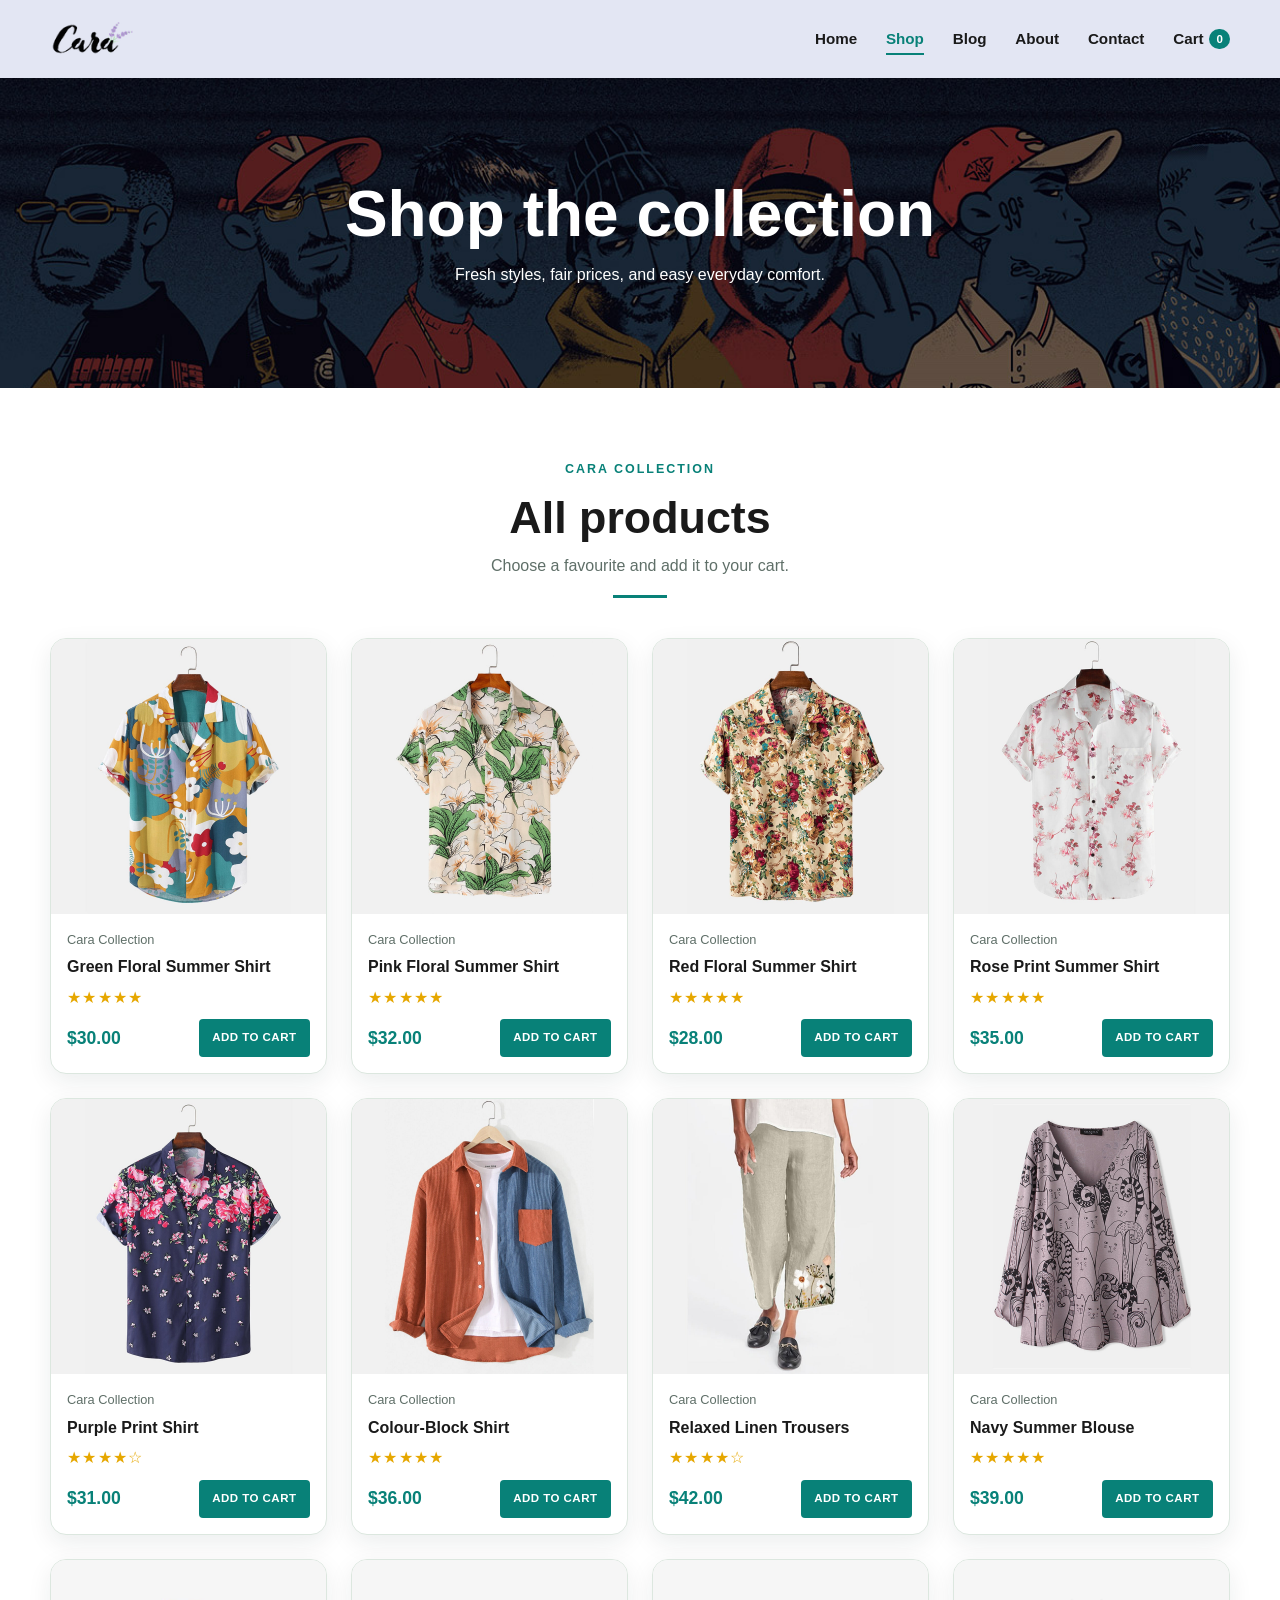
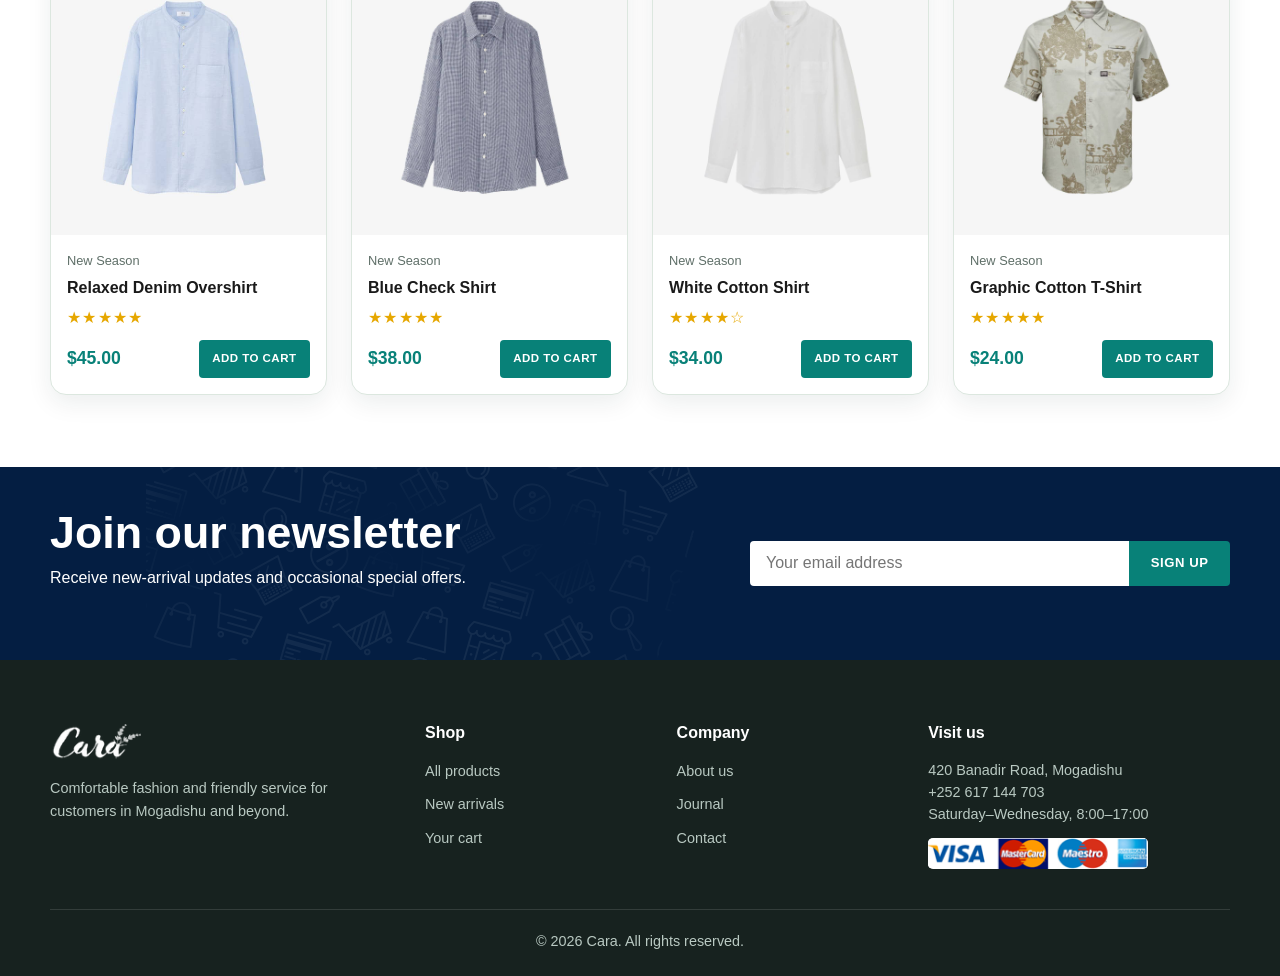
<file: pages/shop.html>
<!doctype html>
<html lang="en">
<head>
  <meta charset="utf-8">
  <meta name="viewport" content="width=device-width, initial-scale=1">
  <meta name="description" content="Shop Cara clothing and new arrivals.">
  <title>Shop | Cara</title>
  <link rel="stylesheet" href="../assets/css/style.css?v=2">
</head>
<body>
  <header id="header">
    <a href="../index.html" aria-label="Cara home"><img class="logo" src="../img/logo.png" alt="Cara"></a>
    <button id="menu-toggle" type="button" aria-controls="navbar" aria-expanded="false" aria-label="Toggle navigation">☰</button>
    <nav aria-label="Main navigation"><ul id="navbar"><li><a href="../index.html">Home</a></li><li><a class="active" href="shop.html" aria-current="page">Shop</a></li><li><a href="blog.html">Blog</a></li><li><a href="about.html">About</a></li><li><a href="contact.html">Contact</a></li><li><a class="cart-link" href="cart.html">Cart <span class="cart-count" data-cart-count>0</span></a></li></ul></nav>
  </header>

  <main>
    <section class="page-hero"><div><h1>Shop the collection</h1><p>Fresh styles, fair prices, and easy everyday comfort.</p></div></section>
    <section class="section container">
      <div class="section-heading"><p class="eyebrow">Cara collection</p><h2>All products</h2><p>Choose a favourite and add it to your cart.</p></div>
      <div class="product-grid">
        <article class="product-card" data-product data-id="summer-shirt-green" data-name="Green Floral Summer Shirt" data-price="30" data-image="../img/products/f1.jpg"><a href="sproduct.html"><img src="../img/products/f1.jpg" alt="Green floral summer shirt"></a><div class="product-card-body"><span class="brand-name">Cara Collection</span><h3>Green Floral Summer Shirt</h3><div class="rating" aria-label="5 out of 5 stars">★★★★★</div><div class="product-card-footer"><span class="price">$30.00</span><button class="add-to-cart" type="button" data-add-to-cart>Add to cart</button></div></div></article>
        <article class="product-card" data-product data-id="summer-shirt-pink" data-name="Pink Floral Summer Shirt" data-price="32" data-image="../img/products/f2.jpg"><a href="sproduct.html"><img src="../img/products/f2.jpg" alt="Pink floral summer shirt"></a><div class="product-card-body"><span class="brand-name">Cara Collection</span><h3>Pink Floral Summer Shirt</h3><div class="rating" aria-label="5 out of 5 stars">★★★★★</div><div class="product-card-footer"><span class="price">$32.00</span><button class="add-to-cart" type="button" data-add-to-cart>Add to cart</button></div></div></article>
        <article class="product-card" data-product data-id="summer-shirt-red" data-name="Red Floral Summer Shirt" data-price="28" data-image="../img/products/f3.jpg"><a href="sproduct.html"><img src="../img/products/f3.jpg" alt="Red floral summer shirt"></a><div class="product-card-body"><span class="brand-name">Cara Collection</span><h3>Red Floral Summer Shirt</h3><div class="rating" aria-label="5 out of 5 stars">★★★★★</div><div class="product-card-footer"><span class="price">$28.00</span><button class="add-to-cart" type="button" data-add-to-cart>Add to cart</button></div></div></article>
        <article class="product-card" data-product data-id="summer-shirt-rose" data-name="Rose Print Summer Shirt" data-price="35" data-image="../img/products/f4.jpg"><a href="sproduct.html"><img src="../img/products/f4.jpg" alt="Rose print summer shirt"></a><div class="product-card-body"><span class="brand-name">Cara Collection</span><h3>Rose Print Summer Shirt</h3><div class="rating" aria-label="5 out of 5 stars">★★★★★</div><div class="product-card-footer"><span class="price">$35.00</span><button class="add-to-cart" type="button" data-add-to-cart>Add to cart</button></div></div></article>
        <article class="product-card" data-product data-id="purple-print-shirt" data-name="Purple Print Shirt" data-price="31" data-image="../img/products/f5.jpg"><a href="sproduct.html"><img src="../img/products/f5.jpg" alt="Purple print shirt"></a><div class="product-card-body"><span class="brand-name">Cara Collection</span><h3>Purple Print Shirt</h3><div class="rating" aria-label="4 out of 5 stars">★★★★☆</div><div class="product-card-footer"><span class="price">$31.00</span><button class="add-to-cart" type="button" data-add-to-cart>Add to cart</button></div></div></article>
        <article class="product-card" data-product data-id="colour-block-shirt" data-name="Colour-Block Shirt" data-price="36" data-image="../img/products/f6.jpg"><a href="sproduct.html"><img src="../img/products/f6.jpg" alt="Colour-block shirt"></a><div class="product-card-body"><span class="brand-name">Cara Collection</span><h3>Colour-Block Shirt</h3><div class="rating" aria-label="5 out of 5 stars">★★★★★</div><div class="product-card-footer"><span class="price">$36.00</span><button class="add-to-cart" type="button" data-add-to-cart>Add to cart</button></div></div></article>
        <article class="product-card" data-product data-id="linen-trousers" data-name="Relaxed Linen Trousers" data-price="42" data-image="../img/products/f7.jpg"><a href="sproduct.html"><img src="../img/products/f7.jpg" alt="Relaxed linen trousers"></a><div class="product-card-body"><span class="brand-name">Cara Collection</span><h3>Relaxed Linen Trousers</h3><div class="rating" aria-label="4 out of 5 stars">★★★★☆</div><div class="product-card-footer"><span class="price">$42.00</span><button class="add-to-cart" type="button" data-add-to-cart>Add to cart</button></div></div></article>
        <article class="product-card" data-product data-id="navy-blouse" data-name="Navy Summer Blouse" data-price="39" data-image="../img/products/f8.jpg"><a href="sproduct.html"><img src="../img/products/f8.jpg" alt="Navy summer blouse"></a><div class="product-card-body"><span class="brand-name">Cara Collection</span><h3>Navy Summer Blouse</h3><div class="rating" aria-label="5 out of 5 stars">★★★★★</div><div class="product-card-footer"><span class="price">$39.00</span><button class="add-to-cart" type="button" data-add-to-cart>Add to cart</button></div></div></article>
        <article class="product-card" data-product data-id="denim-overshirt" data-name="Relaxed Denim Overshirt" data-price="45" data-image="../img/products/n1.jpg"><a href="sproduct.html"><img src="../img/products/n1.jpg" alt="Relaxed denim overshirt"></a><div class="product-card-body"><span class="brand-name">New Season</span><h3>Relaxed Denim Overshirt</h3><div class="rating" aria-label="5 out of 5 stars">★★★★★</div><div class="product-card-footer"><span class="price">$45.00</span><button class="add-to-cart" type="button" data-add-to-cart>Add to cart</button></div></div></article>
        <article class="product-card" data-product data-id="blue-check-shirt" data-name="Blue Check Shirt" data-price="38" data-image="../img/products/n2.jpg"><a href="sproduct.html"><img src="../img/products/n2.jpg" alt="Blue check shirt"></a><div class="product-card-body"><span class="brand-name">New Season</span><h3>Blue Check Shirt</h3><div class="rating" aria-label="5 out of 5 stars">★★★★★</div><div class="product-card-footer"><span class="price">$38.00</span><button class="add-to-cart" type="button" data-add-to-cart>Add to cart</button></div></div></article>
        <article class="product-card" data-product data-id="white-cotton-shirt" data-name="White Cotton Shirt" data-price="34" data-image="../img/products/n3.jpg"><a href="sproduct.html"><img src="../img/products/n3.jpg" alt="White cotton shirt"></a><div class="product-card-body"><span class="brand-name">New Season</span><h3>White Cotton Shirt</h3><div class="rating" aria-label="4 out of 5 stars">★★★★☆</div><div class="product-card-footer"><span class="price">$34.00</span><button class="add-to-cart" type="button" data-add-to-cart>Add to cart</button></div></div></article>
        <article class="product-card" data-product data-id="graphic-tee" data-name="Graphic Cotton T-Shirt" data-price="24" data-image="../img/products/n4.jpg"><a href="sproduct.html"><img src="../img/products/n4.jpg" alt="Graphic cotton T-shirt"></a><div class="product-card-body"><span class="brand-name">New Season</span><h3>Graphic Cotton T-Shirt</h3><div class="rating" aria-label="5 out of 5 stars">★★★★★</div><div class="product-card-footer"><span class="price">$24.00</span><button class="add-to-cart" type="button" data-add-to-cart>Add to cart</button></div></div></article>
      </div>
    </section>
    <section class="newsletter"><div><h2>Join our newsletter</h2><p>Receive new-arrival updates and occasional special offers.</p><p class="form-message" aria-live="polite"></p></div><form class="newsletter-form"><input type="email" placeholder="Your email address" aria-label="Email address" required><button type="submit">Sign up</button></form></section>
  </main>

  <footer class="site-footer"><div class="footer-grid"><div><img class="logo" src="../img/logo.png" alt="Cara"><p>Comfortable fashion and friendly service for customers in Mogadishu and beyond.</p></div><div><h3>Shop</h3><ul class="footer-links"><li><a href="shop.html">All products</a></li><li><a href="shop.html">New arrivals</a></li><li><a href="cart.html">Your cart</a></li></ul></div><div><h3>Company</h3><ul class="footer-links"><li><a href="about.html">About us</a></li><li><a href="blog.html">Journal</a></li><li><a href="contact.html">Contact</a></li></ul></div><div><h3>Visit us</h3><p>420 Banadir Road, Mogadishu</p><p>+252 617 144 703</p><p>Saturday–Wednesday, 8:00–17:00</p><img class="payment-image" src="../img/pay/pay.png" alt="Accepted payment methods"></div></div><p class="footer-bottom">&copy; 2026 Cara. All rights reserved.</p></footer>
  <script src="../assets/js/script.js?v=2"></script>
</body>
</html>
</file>
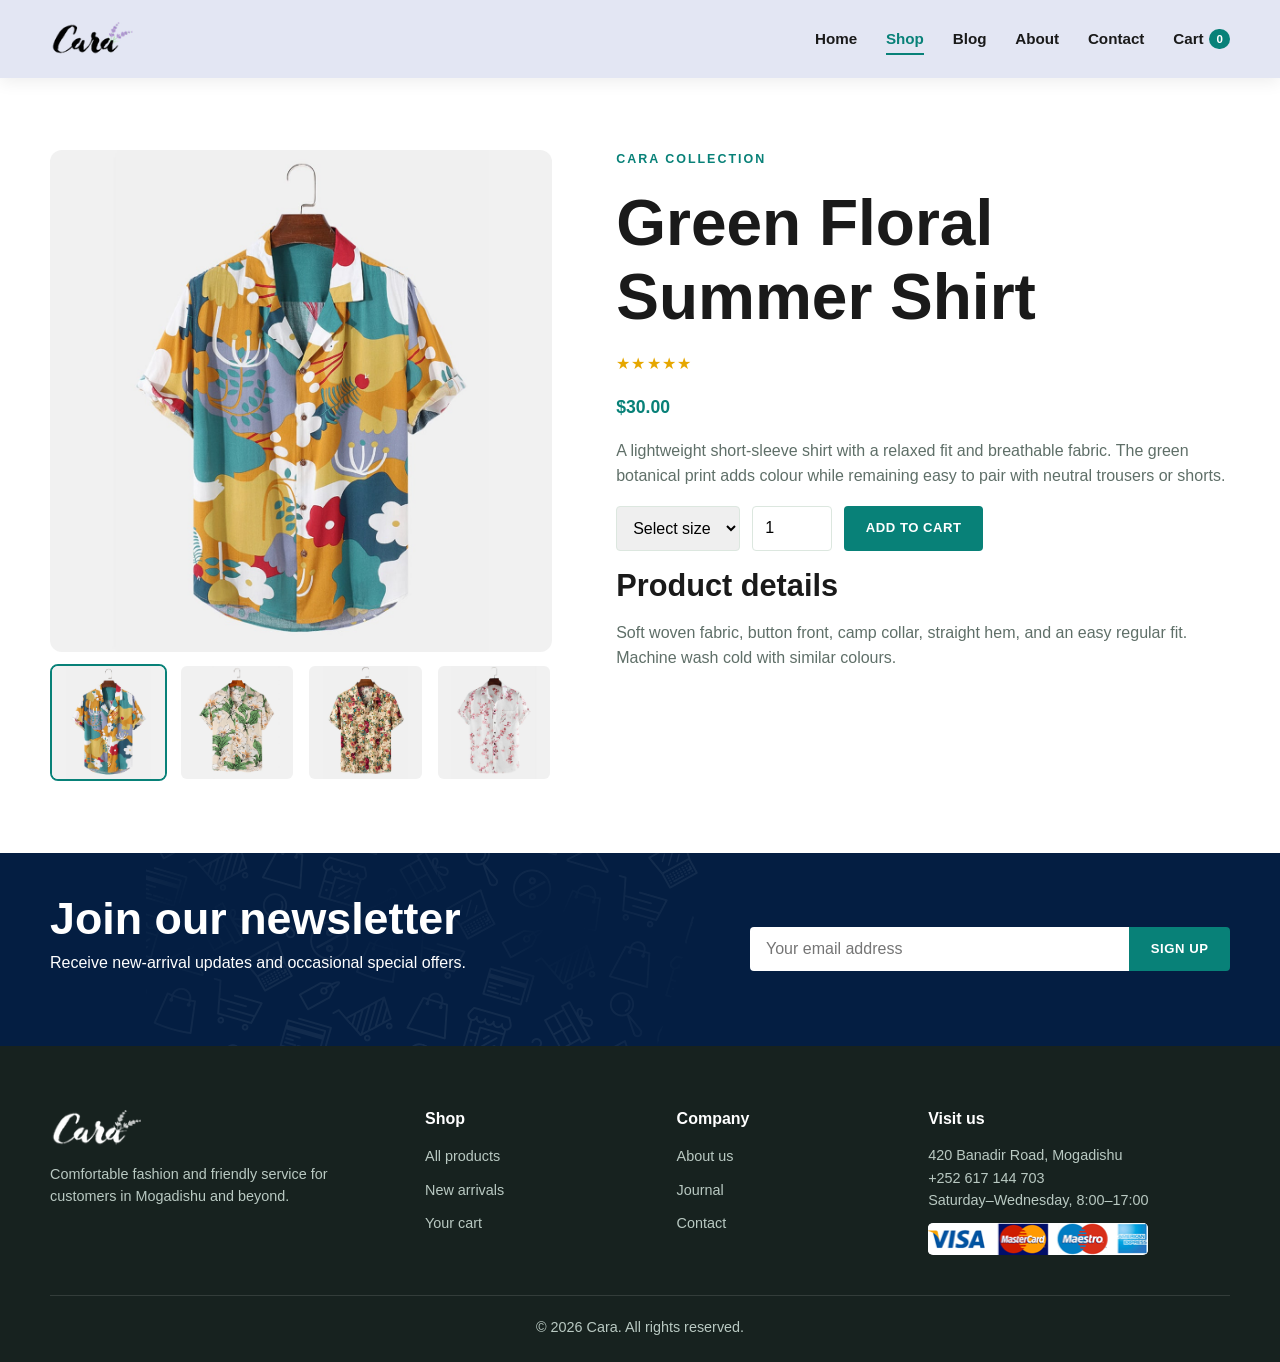
<file: pages/sproduct.html>
<!doctype html>
<html lang="en">
<head>
  <meta charset="utf-8"><meta name="viewport" content="width=device-width, initial-scale=1">
  <meta name="description" content="Green Floral Summer Shirt from Cara.">
  <title>Green Floral Summer Shirt | Cara</title><link rel="stylesheet" href="../assets/css/style.css?v=2">
</head>
<body>
  <header id="header"><a href="../index.html" aria-label="Cara home"><img class="logo" src="../img/logo.png" alt="Cara"></a><button id="menu-toggle" type="button" aria-controls="navbar" aria-expanded="false" aria-label="Toggle navigation">☰</button><nav aria-label="Main navigation"><ul id="navbar"><li><a href="../index.html">Home</a></li><li><a class="active" href="shop.html">Shop</a></li><li><a href="blog.html">Blog</a></li><li><a href="about.html">About</a></li><li><a href="contact.html">Contact</a></li><li><a class="cart-link" href="cart.html">Cart <span class="cart-count" data-cart-count>0</span></a></li></ul></nav></header>
  <main>
    <section class="section container">
      <div class="product-detail" data-product data-id="summer-shirt-green" data-name="Green Floral Summer Shirt" data-price="30" data-image="../img/products/f1.jpg">
        <div><img id="main-product-image" class="main-product-image" src="../img/products/f1.jpg" alt="Green floral summer shirt"><div class="thumbnail-row"><button class="active" type="button" data-thumbnail="../img/products/f1.jpg" aria-label="View green floral shirt"><img src="../img/products/f1.jpg" alt="Green floral shirt"></button><button type="button" data-thumbnail="../img/products/f2.jpg" aria-label="View pink floral shirt"><img src="../img/products/f2.jpg" alt="Pink floral shirt"></button><button type="button" data-thumbnail="../img/products/f3.jpg" aria-label="View red floral shirt"><img src="../img/products/f3.jpg" alt="Red floral shirt"></button><button type="button" data-thumbnail="../img/products/f4.jpg" aria-label="View rose print shirt"><img src="../img/products/f4.jpg" alt="Rose print shirt"></button></div></div>
        <div class="product-detail-copy"><p class="eyebrow">Cara Collection</p><h1>Green Floral Summer Shirt</h1><div class="rating" aria-label="5 out of 5 stars">★★★★★</div><p class="price">$30.00</p><p>A lightweight short-sleeve shirt with a relaxed fit and breathable fabric. The green botanical print adds colour while remaining easy to pair with neutral trousers or shorts.</p><div class="product-actions"><select aria-label="Select size"><option value="">Select size</option><option>Small</option><option>Medium</option><option>Large</option><option>Extra large</option></select><input type="number" min="1" value="1" data-quantity aria-label="Quantity"><button type="button" data-add-to-cart>Add to cart</button></div><h3>Product details</h3><p>Soft woven fabric, button front, camp collar, straight hem, and an easy regular fit. Machine wash cold with similar colours.</p></div>
      </div>
    </section>
    <section class="newsletter"><div><h2>Join our newsletter</h2><p>Receive new-arrival updates and occasional special offers.</p><p class="form-message" aria-live="polite"></p></div><form class="newsletter-form"><input type="email" placeholder="Your email address" aria-label="Email address" required><button type="submit">Sign up</button></form></section>
  </main>
  <footer class="site-footer"><div class="footer-grid"><div><img class="logo" src="../img/logo.png" alt="Cara"><p>Comfortable fashion and friendly service for customers in Mogadishu and beyond.</p></div><div><h3>Shop</h3><ul class="footer-links"><li><a href="shop.html">All products</a></li><li><a href="shop.html">New arrivals</a></li><li><a href="cart.html">Your cart</a></li></ul></div><div><h3>Company</h3><ul class="footer-links"><li><a href="about.html">About us</a></li><li><a href="blog.html">Journal</a></li><li><a href="contact.html">Contact</a></li></ul></div><div><h3>Visit us</h3><p>420 Banadir Road, Mogadishu</p><p>+252 617 144 703</p><p>Saturday–Wednesday, 8:00–17:00</p><img class="payment-image" src="../img/pay/pay.png" alt="Accepted payment methods"></div></div><p class="footer-bottom">&copy; 2026 Cara. All rights reserved.</p></footer>
  <script src="../assets/js/script.js?v=2"></script>
</body>
</html>
</file>
<file: assets/css/style.css>
:root {
  --ink: #1a1a1a;
  --muted: #5f6f68;
  --brand: #088178;
  --brand-dark: #05645d;
  --accent: #ff7a59;
  --surface: #f7f8fb;
  --header: #e3e6f3;
  --border: #dce7df;
  --white: #fff;
  --shadow: 0 8px 24px rgba(18, 38, 32, 0.08);
}

* { box-sizing: border-box; margin: 0; padding: 0; }
html { scroll-behavior: smooth; }
body { width: 100%; overflow-x: hidden; color: var(--ink); background: var(--white); font-family: Arial, Helvetica, sans-serif; line-height: 1.55; }
img { display: block; max-width: 100%; }
a { color: inherit; text-decoration: none; }
button, input, textarea, select { font: inherit; }
button, .button { display: inline-flex; align-items: center; justify-content: center; min-height: 44px; border: 0; border-radius: 4px; padding: .75rem 1.35rem; color: var(--white); background: var(--brand); font-size: .82rem; font-weight: 700; letter-spacing: .04em; text-transform: uppercase; cursor: pointer; transition: background .2s ease, transform .2s ease; }
button:hover, .button:hover { background: var(--brand-dark); transform: translateY(-1px); }
button:focus-visible, a:focus-visible, input:focus-visible, textarea:focus-visible, select:focus-visible { outline: 3px solid rgba(8,129,120,.3); outline-offset: 3px; }
h1, h2, h3, h4 { line-height: 1.15; }
h1 { font-size: clamp(2.2rem, 5vw, 4rem); }
h2 { font-size: clamp(1.8rem, 3.5vw, 2.8rem); }
h3 { font-size: clamp(1.35rem, 2.4vw, 2rem); }
p { color: var(--muted); }
.container { width: min(1180px, calc(100% - 2rem)); margin-inline: auto; }
.section { padding: 4.5rem 0; }
.section-heading { max-width: 650px; margin: 0 auto 2.5rem; text-align: center; }
.section-heading h2 { margin-bottom: .65rem; }
.section-heading::after { content: ""; display: block; width: 54px; height: 3px; margin: 1rem auto 0; background: var(--brand); }
.eyebrow { margin-bottom: .8rem; color: var(--brand); font-size: .78rem; font-weight: 800; letter-spacing: .16em; text-transform: uppercase; }

/* Shared header */
#header { position: sticky; top: 0; z-index: 1000; display: flex; align-items: center; justify-content: space-between; min-height: 78px; padding: .75rem max(1rem, calc((100% - 1180px)/2)); background: rgba(227,230,243,.97); box-shadow: 0 4px 16px rgba(0,0,0,.07); backdrop-filter: blur(8px); }
#header .logo { width: 118px; height: auto; }
#navbar { display: flex; align-items: center; gap: 1.8rem; list-style: none; }
#navbar a { position: relative; padding: .5rem 0; font-size: .95rem; font-weight: 700; }
#navbar a:hover, #navbar a.active { color: var(--brand); }
#navbar a.active::after { content: ""; position: absolute; right: 0; bottom: 0; left: 0; height: 2px; background: var(--brand); }
.cart-link { display: inline-flex; align-items: center; gap: .35rem; }
.cart-count { min-width: 1.3rem; height: 1.3rem; padding: 0 .3rem; border-radius: 999px; color: var(--white); background: var(--brand); font-size: .72rem; line-height: 1.3rem; text-align: center; }
#menu-toggle { display: none; width: 44px; padding: 0; color: var(--ink); background: transparent; font-size: 1.5rem; }
#menu-toggle:hover { color: var(--brand); background: transparent; transform: none; }

/* Home */
.hero { min-height: 72vh; display: grid; align-items: center; background: #e9ecf7 url("../../img/hero4.png") center/cover no-repeat; }
.hero-content { width: min(1180px, calc(100% - 2rem)); margin-inline: auto; }
.hero-copy { max-width: 620px; }
.hero h1 { margin-bottom: 1rem; }
.hero h1 span { color: var(--accent); }
.hero p { max-width: 470px; margin-bottom: 1.5rem; font-size: 1.05rem; }
.feature-strip { display: grid; grid-template-columns: repeat(5,1fr); gap: 1rem; padding: 1.5rem 0; }
.feature-strip img { width: 100%; max-height: 130px; object-fit: contain; }
.promo-grid { display: grid; grid-template-columns: repeat(3,1fr); }
.promo-card { position: relative; min-height: 360px; overflow: hidden; }
.promo-card img { width: 100%; height: 100%; object-fit: cover; transition: transform .35s ease; }
.promo-card:hover img { transform: scale(1.04); }
.promo-card-content { position: absolute; inset: 0; display: flex; flex-direction: column; align-items: flex-start; justify-content: flex-end; padding: 2rem; color: var(--white); background: linear-gradient(transparent 35%,rgba(0,0,0,.7)); }
.promo-card-content h3 { margin-bottom: 1rem; color: var(--white); }
.wide-banner { min-height: 430px; display: grid; align-items: center; background: #20242b url("../../img/banner/b17.jpg") center/cover no-repeat; }
.wide-banner h2, .wide-banner p { max-width: 560px; color: var(--white); }
.wide-banner p { margin: 1rem 0 1.5rem; }

/* Product cards */
.product-grid { display: grid; grid-template-columns: repeat(4,minmax(0,1fr)); gap: 1.5rem; }
.product-card { display: flex; min-width: 0; flex-direction: column; overflow: hidden; border: 1px solid var(--border); border-radius: 16px; background: var(--white); box-shadow: var(--shadow); transition: transform .2s ease, box-shadow .2s ease; }
.product-card:hover { transform: translateY(-4px); box-shadow: 0 14px 32px rgba(18,38,32,.13); }
.product-card > a { display: block; overflow: hidden; background: #f4f4f4; }
.product-card img { width: 100%; aspect-ratio: 1/1; object-fit: cover; transition: transform .3s ease; }
.product-card:hover img { transform: scale(1.03); }
.product-card-body { display: flex; flex: 1; flex-direction: column; gap: .55rem; padding: 1rem; }
.brand-name { color: var(--muted); font-size: .8rem; }
.product-card h3 { font-size: 1rem; }
.rating { color: #e6a700; letter-spacing: .08em; }
.product-card-footer { display: flex; align-items: center; justify-content: space-between; gap: .75rem; margin-top: auto; }
.price { color: var(--brand); font-size: 1.1rem; font-weight: 800; }
.add-to-cart { min-height: 38px; padding: .55rem .85rem; font-size: .72rem; }

/* Inner pages */
.page-hero { min-height: 310px; display: grid; place-items: center; padding: 2rem 1rem; color: var(--white); background: #273449 url("../../img/banner/b1.jpg") center/cover no-repeat; text-align: center; }
.page-hero h1, .page-hero p { color: var(--white); }
.page-hero p { margin-top: .75rem; }
.page-hero.blog-hero { background-image: linear-gradient(rgba(5,20,28,.46),rgba(5,20,28,.46)),url("../../img/blog/b19.jpg"); }
.page-hero.about-hero, .page-hero.contact-hero, .page-hero.cart-hero { background-image: linear-gradient(rgba(5,20,28,.42),rgba(5,20,28,.42)),url("../../img/about/banner.png"); }
.newsletter { display: flex; align-items: center; justify-content: space-between; gap: 2rem; padding: 2.5rem max(1rem,calc((100% - 1180px)/2)); background: #041e42 url("../../img/banner/b14.png") 20% 30%/auto no-repeat; }
.newsletter h2, .newsletter p { color: var(--white); }
.newsletter p { margin-top: .45rem; }
.newsletter-form { display: flex; width: min(480px,100%); }
.newsletter-form input { min-width: 0; flex: 1; border: 0; border-radius: 4px 0 0 4px; padding: 0 1rem; }
.newsletter-form button { border-radius: 0 4px 4px 0; }
.form-message { min-height: 1.4rem; margin-top: .75rem; color: var(--brand); font-weight: 700; }

/* Product details */
.product-detail { display: grid; grid-template-columns: minmax(0,.9fr) minmax(0,1.1fr); gap: 4rem; align-items: start; }
.main-product-image { width: 100%; border-radius: 12px; background: var(--surface); }
.thumbnail-row { display: grid; grid-template-columns: repeat(4,1fr); gap: .75rem; margin-top: .75rem; }
.thumbnail-row button { min-height: 0; padding: 0; overflow: hidden; border: 2px solid transparent; border-radius: 8px; background: transparent; }
.thumbnail-row button:hover, .thumbnail-row button.active { border-color: var(--brand); background: transparent; transform: none; }
.product-detail-copy > * + * { margin-top: 1.1rem; }
.product-actions { display: flex; flex-wrap: wrap; gap: .75rem; }
.product-actions select, .product-actions input { min-height: 44px; border: 1px solid var(--border); border-radius: 4px; padding: 0 .75rem; }
.product-actions input { width: 80px; }

/* Blog */
.blog-list { display: grid; gap: 3rem; }
.blog-card { display: grid; grid-template-columns: minmax(0,1fr) minmax(0,1fr); gap: 2rem; align-items: center; }
.blog-card img { width: 100%; height: 320px; border-radius: 12px; object-fit: cover; }
.blog-card time { display: block; margin-bottom: .65rem; color: var(--brand); font-weight: 800; }
.blog-card p { margin: 1rem 0; }
.text-link { color: var(--brand); font-weight: 800; }

/* About and contact */
.split-layout { display: grid; grid-template-columns: repeat(2,minmax(0,1fr)); gap: 3rem; align-items: center; }
.split-layout img, .split-layout video { width: 100%; border-radius: 14px; }
.split-layout p { margin-top: 1rem; }
.contact-grid { display: grid; grid-template-columns: minmax(0,.85fr) minmax(0,1.15fr); gap: 2.5rem; }
.contact-card, .contact-form { padding: 2rem; border: 1px solid var(--border); border-radius: 14px; background: var(--white); box-shadow: var(--shadow); }
.contact-list { display: grid; gap: 1rem; margin-top: 1.5rem; list-style: none; }
.contact-list strong { display: block; color: var(--ink); }
.contact-form { display: grid; gap: 1rem; }
.contact-form label { font-weight: 700; }
.contact-form input, .contact-form textarea { width: 100%; margin-top: .35rem; border: 1px solid #cfd9d3; border-radius: 6px; padding: .8rem; }
.contact-form textarea { min-height: 150px; resize: vertical; }
.map-frame { width: 100%; height: 380px; margin-top: 2.5rem; border: 0; border-radius: 14px; }

/* Cart */
.cart-table-wrap { overflow-x: auto; }
.cart-table { width: 100%; min-width: 720px; border-collapse: collapse; }
.cart-table th, .cart-table td { border-bottom: 1px solid var(--border); padding: 1rem; text-align: left; vertical-align: middle; }
.cart-table img { width: 72px; border-radius: 8px; }
.cart-table input { width: 70px; padding: .55rem; border: 1px solid var(--border); border-radius: 4px; }
.remove-item { min-height: 36px; padding: .4rem .7rem; background: #b42318; }
.empty-cart { padding: 2.5rem; color: var(--muted); text-align: center; }
.cart-summary { display: flex; justify-content: flex-end; margin-top: 2rem; }
.summary-card { width: min(420px,100%); padding: 1.5rem; border: 1px solid var(--border); border-radius: 12px; background: var(--surface); }
.summary-line { display: flex; justify-content: space-between; padding: .65rem 0; }
.summary-line.total { margin-top: .5rem; border-top: 1px solid var(--border); font-size: 1.15rem; font-weight: 800; }
.coupon-row { display: flex; gap: .5rem; margin: 1rem 0; }
.coupon-row input { min-width: 0; flex: 1; border: 1px solid var(--border); border-radius: 4px; padding: .75rem; }

/* Footer */
.site-footer { padding: 4rem max(1rem,calc((100% - 1180px)/2)) 1.5rem; color: #d9e4df; background: #17221f; }
.footer-grid { display: grid; grid-template-columns: 1.25fr .8fr .8fr 1.1fr; gap: 2rem; }
.site-footer .logo { width: 130px; margin-bottom: 1rem; filter: brightness(0) invert(1); }
.site-footer h3 { margin-bottom: 1rem; color: var(--white); font-size: 1rem; }
.site-footer p, .site-footer a { color: #b9c9c2; font-size: .9rem; }
.site-footer a:hover { color: var(--white); }
.footer-links { display: grid; gap: .55rem; list-style: none; }
.payment-image { max-width: 220px; margin-top: .75rem; border-radius: 5px; background: var(--white); }
.footer-bottom { margin-top: 2.5rem; padding-top: 1.25rem; border-top: 1px solid rgba(255,255,255,.12); text-align: center; }
.toast { position: fixed; right: 1rem; bottom: 1rem; z-index: 1500; max-width: min(360px,calc(100% - 2rem)); padding: .9rem 1rem; border-radius: 7px; color: var(--white); background: var(--ink); box-shadow: var(--shadow); }

@media (max-width: 960px) {
  .product-grid { grid-template-columns: repeat(2,minmax(0,1fr)); }
  .footer-grid { grid-template-columns: repeat(2,minmax(0,1fr)); }
  .hero { background-position: 58% center; }
  .hero-copy { max-width: 52%; }
  .promo-grid { grid-template-columns: 1fr; }
  .promo-card { min-height: 310px; }
  .product-detail, .contact-grid { gap: 2rem; }
}

@media (max-width: 760px) {
  #header { min-height: 68px; }
  #menu-toggle { display: inline-flex; }
  #navbar { position: fixed; top: 68px; right: 0; left: 0; display: none; align-items: stretch; flex-direction: column; gap: 0; padding: 1rem; background: var(--header); box-shadow: 0 14px 25px rgba(0,0,0,.12); }
  #navbar.open { display: flex; }
  #navbar a { display: block; padding: .85rem; }
  #navbar a.active::after { display: none; }
  .hero { min-height: 640px; align-items: start; padding-top: 5rem; background-position: 64% center; }
  .hero-copy { max-width: 72%; }
  .hero h1 { font-size: clamp(2rem,10vw,3rem); }
  .feature-strip { grid-template-columns: repeat(2,1fr); }
  .feature-strip img:last-child { grid-column: 1/-1; justify-self: center; width: 50%; }
  .newsletter { align-items: flex-start; flex-direction: column; }
  .product-detail, .blog-card, .split-layout, .contact-grid { grid-template-columns: 1fr; }
  .blog-card img { height: 250px; }
  .section { padding: 3.5rem 0; }
}

@media (max-width: 520px) {
  .product-grid, .footer-grid { grid-template-columns: 1fr; }
  .hero { min-height: 580px; background-image: linear-gradient(90deg,rgba(233,236,247,.96) 0%,rgba(233,236,247,.82) 58%,rgba(233,236,247,.06) 100%),url("../../img/hero4.png"); background-position: 61% center; }
  .hero-copy { max-width: 78%; }
  .hero p { font-size: .95rem; }
  .newsletter-form, .coupon-row { flex-direction: column; }
  .newsletter-form input, .newsletter-form button { min-height: 48px; border-radius: 4px; }
  .contact-card, .contact-form { padding: 1.25rem; }
}
</file>
<file: style.css>
:root {
  --ink: #1a1a1a;
  --muted: #5f6f68;
  --brand: #088178;
  --brand-dark: #05645d;
  --accent: #ff7a59;
  --surface: #f7f8fb;
  --header: #e3e6f3;
  --border: #dce7df;
  --white: #fff;
  --shadow: 0 8px 24px rgba(18, 38, 32, 0.08);
}

* { box-sizing: border-box; margin: 0; padding: 0; }
html { scroll-behavior: smooth; }
body { width: 100%; overflow-x: hidden; color: var(--ink); background: var(--white); font-family: Arial, Helvetica, sans-serif; line-height: 1.55; }
img { display: block; max-width: 100%; }
a { color: inherit; text-decoration: none; }
button, input, textarea, select { font: inherit; }
button, .button { display: inline-flex; align-items: center; justify-content: center; min-height: 44px; border: 0; border-radius: 4px; padding: .75rem 1.35rem; color: var(--white); background: var(--brand); font-size: .82rem; font-weight: 700; letter-spacing: .04em; text-transform: uppercase; cursor: pointer; transition: background .2s ease, transform .2s ease; }
button:hover, .button:hover { background: var(--brand-dark); transform: translateY(-1px); }
button:focus-visible, a:focus-visible, input:focus-visible, textarea:focus-visible, select:focus-visible { outline: 3px solid rgba(8,129,120,.3); outline-offset: 3px; }
h1, h2, h3, h4 { line-height: 1.15; }
h1 { font-size: clamp(2.2rem, 5vw, 4rem); }
h2 { font-size: clamp(1.8rem, 3.5vw, 2.8rem); }
h3 { font-size: clamp(1.35rem, 2.4vw, 2rem); }
p { color: var(--muted); }
.container { width: min(1180px, calc(100% - 2rem)); margin-inline: auto; }
.section { padding: 4.5rem 0; }
.section-heading { max-width: 650px; margin: 0 auto 2.5rem; text-align: center; }
.section-heading h2 { margin-bottom: .65rem; }
.section-heading::after { content: ""; display: block; width: 54px; height: 3px; margin: 1rem auto 0; background: var(--brand); }
.eyebrow { margin-bottom: .8rem; color: var(--brand); font-size: .78rem; font-weight: 800; letter-spacing: .16em; text-transform: uppercase; }

/* Shared header */
#header { position: sticky; top: 0; z-index: 1000; display: flex; align-items: center; justify-content: space-between; min-height: 78px; padding: .75rem max(1rem, calc((100% - 1180px)/2)); background: rgba(227,230,243,.97); box-shadow: 0 4px 16px rgba(0,0,0,.07); backdrop-filter: blur(8px); }
#header .logo { width: 118px; height: auto; }
#navbar { display: flex; align-items: center; gap: 1.8rem; list-style: none; }
#navbar a { position: relative; padding: .5rem 0; font-size: .95rem; font-weight: 700; }
#navbar a:hover, #navbar a.active { color: var(--brand); }
#navbar a.active::after { content: ""; position: absolute; right: 0; bottom: 0; left: 0; height: 2px; background: var(--brand); }
.cart-link { display: inline-flex; align-items: center; gap: .35rem; }
.cart-count { min-width: 1.3rem; height: 1.3rem; padding: 0 .3rem; border-radius: 999px; color: var(--white); background: var(--brand); font-size: .72rem; line-height: 1.3rem; text-align: center; }
#menu-toggle { display: none; width: 44px; padding: 0; color: var(--ink); background: transparent; font-size: 1.5rem; }
#menu-toggle:hover { color: var(--brand); background: transparent; transform: none; }

/* Home */
.hero { min-height: 72vh; display: grid; align-items: center; background: #e9ecf7 url("img/hero4.png") center/cover no-repeat; }
.hero-content { width: min(1180px, calc(100% - 2rem)); margin-inline: auto; }
.hero-copy { max-width: 620px; }
.hero h1 { margin-bottom: 1rem; }
.hero h1 span { color: var(--accent); }
.hero p { max-width: 470px; margin-bottom: 1.5rem; font-size: 1.05rem; }
.feature-strip { display: grid; grid-template-columns: repeat(5,1fr); gap: 1rem; padding: 1.5rem 0; }
.feature-strip img { width: 100%; max-height: 130px; object-fit: contain; }
.promo-grid { display: grid; grid-template-columns: repeat(3,1fr); }
.promo-card { position: relative; min-height: 360px; overflow: hidden; }
.promo-card img { width: 100%; height: 100%; object-fit: cover; transition: transform .35s ease; }
.promo-card:hover img { transform: scale(1.04); }
.promo-card-content { position: absolute; inset: 0; display: flex; flex-direction: column; align-items: flex-start; justify-content: flex-end; padding: 2rem; color: var(--white); background: linear-gradient(transparent 35%,rgba(0,0,0,.7)); }
.promo-card-content h3 { margin-bottom: 1rem; color: var(--white); }
.wide-banner { min-height: 430px; display: grid; align-items: center; background: #20242b url("img/banner/b17.jpg") center/cover no-repeat; }
.wide-banner h2, .wide-banner p { max-width: 560px; color: var(--white); }
.wide-banner p { margin: 1rem 0 1.5rem; }

/* Product cards */
.product-grid { display: grid; grid-template-columns: repeat(4,minmax(0,1fr)); gap: 1.5rem; }
.product-card { display: flex; min-width: 0; flex-direction: column; overflow: hidden; border: 1px solid var(--border); border-radius: 16px; background: var(--white); box-shadow: var(--shadow); transition: transform .2s ease, box-shadow .2s ease; }
.product-card:hover { transform: translateY(-4px); box-shadow: 0 14px 32px rgba(18,38,32,.13); }
.product-card > a { display: block; overflow: hidden; background: #f4f4f4; }
.product-card img { width: 100%; aspect-ratio: 1/1; object-fit: cover; transition: transform .3s ease; }
.product-card:hover img { transform: scale(1.03); }
.product-card-body { display: flex; flex: 1; flex-direction: column; gap: .55rem; padding: 1rem; }
.brand-name { color: var(--muted); font-size: .8rem; }
.product-card h3 { font-size: 1rem; }
.rating { color: #e6a700; letter-spacing: .08em; }
.product-card-footer { display: flex; align-items: center; justify-content: space-between; gap: .75rem; margin-top: auto; }
.price { color: var(--brand); font-size: 1.1rem; font-weight: 800; }
.add-to-cart { min-height: 38px; padding: .55rem .85rem; font-size: .72rem; }

/* Inner pages */
.page-hero { min-height: 310px; display: grid; place-items: center; padding: 2rem 1rem; color: var(--white); background: #273449 url("img/banner/b1.jpg") center/cover no-repeat; text-align: center; }
.page-hero h1, .page-hero p { color: var(--white); }
.page-hero p { margin-top: .75rem; }
.page-hero.blog-hero { background-image: linear-gradient(rgba(5,20,28,.46),rgba(5,20,28,.46)),url("blog/b19.jpg"); }
.page-hero.about-hero, .page-hero.contact-hero, .page-hero.cart-hero { background-image: linear-gradient(rgba(5,20,28,.42),rgba(5,20,28,.42)),url("img/about/banner.png"); }
.newsletter { display: flex; align-items: center; justify-content: space-between; gap: 2rem; padding: 2.5rem max(1rem,calc((100% - 1180px)/2)); background: #041e42 url("img/banner/b14.png") 20% 30%/auto no-repeat; }
.newsletter h2, .newsletter p { color: var(--white); }
.newsletter p { margin-top: .45rem; }
.newsletter-form { display: flex; width: min(480px,100%); }
.newsletter-form input { min-width: 0; flex: 1; border: 0; border-radius: 4px 0 0 4px; padding: 0 1rem; }
.newsletter-form button { border-radius: 0 4px 4px 0; }
.form-message { min-height: 1.4rem; margin-top: .75rem; color: var(--brand); font-weight: 700; }

/* Product details */
.product-detail { display: grid; grid-template-columns: minmax(0,.9fr) minmax(0,1.1fr); gap: 4rem; align-items: start; }
.main-product-image { width: 100%; border-radius: 12px; background: var(--surface); }
.thumbnail-row { display: grid; grid-template-columns: repeat(4,1fr); gap: .75rem; margin-top: .75rem; }
.thumbnail-row button { min-height: 0; padding: 0; overflow: hidden; border: 2px solid transparent; border-radius: 8px; background: transparent; }
.thumbnail-row button:hover, .thumbnail-row button.active { border-color: var(--brand); background: transparent; transform: none; }
.product-detail-copy > * + * { margin-top: 1.1rem; }
.product-actions { display: flex; flex-wrap: wrap; gap: .75rem; }
.product-actions select, .product-actions input { min-height: 44px; border: 1px solid var(--border); border-radius: 4px; padding: 0 .75rem; }
.product-actions input { width: 80px; }

/* Blog */
.blog-list { display: grid; gap: 3rem; }
.blog-card { display: grid; grid-template-columns: minmax(0,1fr) minmax(0,1fr); gap: 2rem; align-items: center; }
.blog-card img { width: 100%; height: 320px; border-radius: 12px; object-fit: cover; }
.blog-card time { display: block; margin-bottom: .65rem; color: var(--brand); font-weight: 800; }
.blog-card p { margin: 1rem 0; }
.text-link { color: var(--brand); font-weight: 800; }

/* About and contact */
.split-layout { display: grid; grid-template-columns: repeat(2,minmax(0,1fr)); gap: 3rem; align-items: center; }
.split-layout img, .split-layout video { width: 100%; border-radius: 14px; }
.split-layout p { margin-top: 1rem; }
.contact-grid { display: grid; grid-template-columns: minmax(0,.85fr) minmax(0,1.15fr); gap: 2.5rem; }
.contact-card, .contact-form { padding: 2rem; border: 1px solid var(--border); border-radius: 14px; background: var(--white); box-shadow: var(--shadow); }
.contact-list { display: grid; gap: 1rem; margin-top: 1.5rem; list-style: none; }
.contact-list strong { display: block; color: var(--ink); }
.contact-form { display: grid; gap: 1rem; }
.contact-form label { font-weight: 700; }
.contact-form input, .contact-form textarea { width: 100%; margin-top: .35rem; border: 1px solid #cfd9d3; border-radius: 6px; padding: .8rem; }
.contact-form textarea { min-height: 150px; resize: vertical; }
.map-frame { width: 100%; height: 380px; margin-top: 2.5rem; border: 0; border-radius: 14px; }

/* Cart */
.cart-table-wrap { overflow-x: auto; }
.cart-table { width: 100%; min-width: 720px; border-collapse: collapse; }
.cart-table th, .cart-table td { border-bottom: 1px solid var(--border); padding: 1rem; text-align: left; vertical-align: middle; }
.cart-table img { width: 72px; border-radius: 8px; }
.cart-table input { width: 70px; padding: .55rem; border: 1px solid var(--border); border-radius: 4px; }
.remove-item { min-height: 36px; padding: .4rem .7rem; background: #b42318; }
.empty-cart { padding: 2.5rem; color: var(--muted); text-align: center; }
.cart-summary { display: flex; justify-content: flex-end; margin-top: 2rem; }
.summary-card { width: min(420px,100%); padding: 1.5rem; border: 1px solid var(--border); border-radius: 12px; background: var(--surface); }
.summary-line { display: flex; justify-content: space-between; padding: .65rem 0; }
.summary-line.total { margin-top: .5rem; border-top: 1px solid var(--border); font-size: 1.15rem; font-weight: 800; }
.coupon-row { display: flex; gap: .5rem; margin: 1rem 0; }
.coupon-row input { min-width: 0; flex: 1; border: 1px solid var(--border); border-radius: 4px; padding: .75rem; }

/* Footer */
.site-footer { padding: 4rem max(1rem,calc((100% - 1180px)/2)) 1.5rem; color: #d9e4df; background: #17221f; }
.footer-grid { display: grid; grid-template-columns: 1.25fr .8fr .8fr 1.1fr; gap: 2rem; }
.site-footer .logo { width: 130px; margin-bottom: 1rem; filter: brightness(0) invert(1); }
.site-footer h3 { margin-bottom: 1rem; color: var(--white); font-size: 1rem; }
.site-footer p, .site-footer a { color: #b9c9c2; font-size: .9rem; }
.site-footer a:hover { color: var(--white); }
.footer-links { display: grid; gap: .55rem; list-style: none; }
.payment-image { max-width: 220px; margin-top: .75rem; border-radius: 5px; background: var(--white); }
.footer-bottom { margin-top: 2.5rem; padding-top: 1.25rem; border-top: 1px solid rgba(255,255,255,.12); text-align: center; }
.toast { position: fixed; right: 1rem; bottom: 1rem; z-index: 1500; max-width: min(360px,calc(100% - 2rem)); padding: .9rem 1rem; border-radius: 7px; color: var(--white); background: var(--ink); box-shadow: var(--shadow); }

@media (max-width: 960px) {
  .product-grid { grid-template-columns: repeat(2,minmax(0,1fr)); }
  .footer-grid { grid-template-columns: repeat(2,minmax(0,1fr)); }
  .hero { background-position: 58% center; }
  .hero-copy { max-width: 52%; }
  .promo-grid { grid-template-columns: 1fr; }
  .promo-card { min-height: 310px; }
  .product-detail, .contact-grid { gap: 2rem; }
}

@media (max-width: 760px) {
  #header { min-height: 68px; }
  #menu-toggle { display: inline-flex; }
  #navbar { position: fixed; top: 68px; right: 0; left: 0; display: none; align-items: stretch; flex-direction: column; gap: 0; padding: 1rem; background: var(--header); box-shadow: 0 14px 25px rgba(0,0,0,.12); }
  #navbar.open { display: flex; }
  #navbar a { display: block; padding: .85rem; }
  #navbar a.active::after { display: none; }
  .hero { min-height: 640px; align-items: start; padding-top: 5rem; background-position: 64% center; }
  .hero-copy { max-width: 72%; }
  .hero h1 { font-size: clamp(2rem,10vw,3rem); }
  .feature-strip { grid-template-columns: repeat(2,1fr); }
  .feature-strip img:last-child { grid-column: 1/-1; justify-self: center; width: 50%; }
  .newsletter { align-items: flex-start; flex-direction: column; }
  .product-detail, .blog-card, .split-layout, .contact-grid { grid-template-columns: 1fr; }
  .blog-card img { height: 250px; }
  .section { padding: 3.5rem 0; }
}

@media (max-width: 520px) {
  .product-grid, .footer-grid { grid-template-columns: 1fr; }
  .hero { min-height: 580px; background-image: linear-gradient(90deg,rgba(233,236,247,.96) 0%,rgba(233,236,247,.82) 58%,rgba(233,236,247,.06) 100%),url("img/hero4.png"); background-position: 61% center; }
  .hero-copy { max-width: 78%; }
  .hero p { font-size: .95rem; }
  .newsletter-form, .coupon-row { flex-direction: column; }
  .newsletter-form input, .newsletter-form button { min-height: 48px; border-radius: 4px; }
  .contact-card, .contact-form { padding: 1.25rem; }
}
</file>
